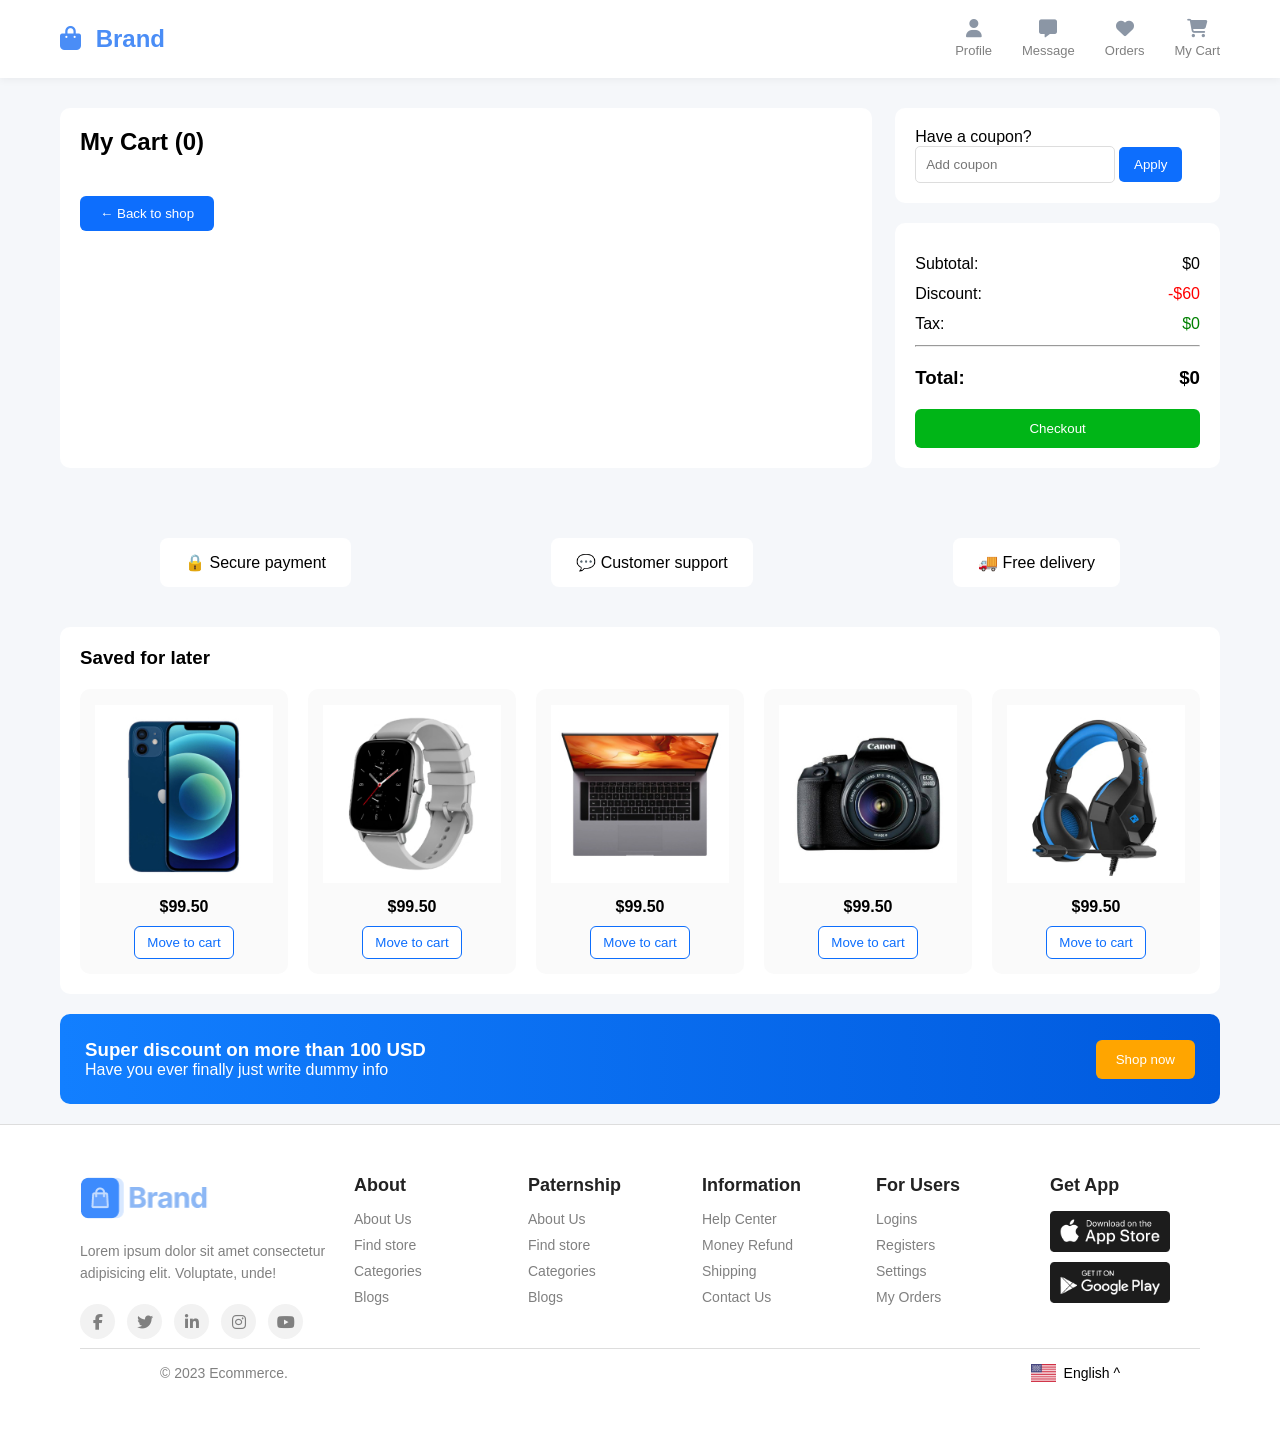
<file: cart.html>
<!DOCTYPE html>
<html lang="en">

<head>
    <title>My Cart</title>

    <link rel="stylesheet" href="https://cdnjs.cloudflare.com/ajax/libs/font-awesome/6.5.1/css/all.min.css">
    <link rel="stylesheet" href="CSS/cart.css">
    <link rel="stylesheet" href="CSS/home-page.css">
</head>

<body>

    <!-- navbar -->
    <nav class="cart-navbar">

        <!-- Logo -->
        <div class="logo">
            <h2 onclick="window.location.href='Home-page.html'">
                <i class="fa-solid fa-bag-shopping"></i> Brand
            </h2>
        </div>

        <!-- Icons -->
        <div class="nav-icons">

            <div class="nav-icon-box">
                <i class="fa-solid fa-user"></i>
                <span>Profile</span>
            </div>

            <div class="nav-icon-box">
                <i class="fa-solid fa-message"></i>
                <span>Message</span>
            </div>

            <div class="nav-icon-box">
                <i class="fa-solid fa-heart"></i>
                <span>Orders</span>
            </div>

            <div class="nav-icon-box">
                <i class="fa-solid fa-cart-shopping"></i>
                <span>My Cart</span>
            </div>

        </div>
    </nav>

    <div class="cart-page">

        <!-- LEFT -->
        <div class="cart-left">

            <h2>My Cart (<span id="cart-count">0</span>)</h2>

            <div id="cart-items-list"></div>

            <button class="back-btn" onclick="window.location.href='product-listing-page.html'">← Back to shop</button>
        </div>


        <!-- RIGHT -->
        <div class="cart-right">

            <div class="coupon-box">
                <p>Have a coupon?</p>
                <input type="text" placeholder="Add coupon">
                <button>Apply</button>
            </div>

            <div class="summary-box">
                <p>Subtotal: <span id="subtotal">$0</span></p>
                <p>Discount: <span class="red">-$60</span></p>
                <p>Tax: <span class="green" id="tax">$0</span></p>

                <hr>

                <h3>Total: <span id="total-price">$0</span></h3>

                <button id="checkout-btn">Checkout</button>
            </div>
        </div>
    </div>


    <!-- services -->
    <div class="services">
        <div>🔒 Secure payment</div>
        <div>💬 Customer support</div>
        <div>🚚 Free delivery</div>
    </div>


    <!-- saved products -->
    <div class="saved-section">
        <h3>Saved for later</h3>

        <div class="saved-products">
            <div class="saved-card">
                <img src="images/tech/mobile.jpg">
                <p>$99.50</p>
                <button>Move to cart</button>
            </div>

            <div class="saved-card">
                <img src="images/tech/watch.jpg">
                <p>$99.50</p>
                <button>Move to cart</button>
            </div>

            <div class="saved-card">
                <img src="images/tech/laptop.jpg">
                <p>$99.50</p>
                <button>Move to cart</button>
            </div>

            <div class="saved-card">
                <img src="images/tech/camera.jpg">
                <p>$99.50</p>
                <button>Move to cart</button>
            </div>
            <div class="saved-card">
                <img src="images/tech/headphone.jpg">
                <p>$99.50</p>
                <button>Move to cart</button>
            </div>
        </div>
    </div>


    <!-- discount banner -->
    <div class="discount-banner">
        <div>
            <h3>Super discount on more than 100 USD</h3>
            <p>Have you ever finally just write dummy info</p>
        </div>

        <button>Shop now</button>
    </div>

    <footer class="ftr">
        <div class="logoo">
            <img src="images/logo-colored.png" alt="">
            <p>Lorem ipsum dolor sit amet consectetur adipisicing elit. Voluptate, unde!</p>
            <div class="social-icons">
                <i class="fa-brands fa-facebook-f"></i>
                <i class="fa-brands fa-twitter"></i>
                <i class="fa-brands fa-linkedin-in"></i>
                <i class="fa-brands fa-instagram"></i>
                <i class="fa-brands fa-youtube"></i>
            </div>

        </div>
        <div class="Ftr-colm">
            <h4>About</h4>
            <ul>
                <li>About Us</li>
                <li>Find store</li>
                <li>Categories</li>
                <li>Blogs</li>
            </ul>
        </div>
        <div class="Ftr-colm">
            <h4>Paternship</h4>
            <ul>
                <li>About Us</li>
                <li>Find store</li>
                <li>Categories</li>
                <li>Blogs</li>
            </ul>
        </div>
        <div class="Ftr-colm">
            <h4>Information</h4>
            <ul>
                <li>Help Center</li>
                <li>Money Refund</li>
                <li>Shipping</li>
                <li>Contact Us</li>
            </ul>
        </div>
        <div class="Ftr-colm">
            <h4>For Users</h4>
            <ul>
                <li>Logins</li>
                <li>Registers</li>
                <li>Settings</li>
                <li>My Orders</li>
            </ul>
        </div>
        <div class="Ftr-colm1">
            <h4>Get App</h4>
            <div class="app-images">
                <img src="images/type=Appstore.png" alt="">
                <img src="images/type=Google Play.png" alt="">
            </div>
        </div>
        <div class="footer-bottom">
            <div class="text">
                <p>© 2023 Ecommerce.</p>
            </div>

            <div class="language">
                <img src="images/Property 1=US.png" alt="flag">
                <span>English ^</span>
            </div>
        </div>
    </footer>


    <script src="javascript/cart.js"></script>
    <script src="javascript/product-details.js"></script>
</body>

</html>
</file>
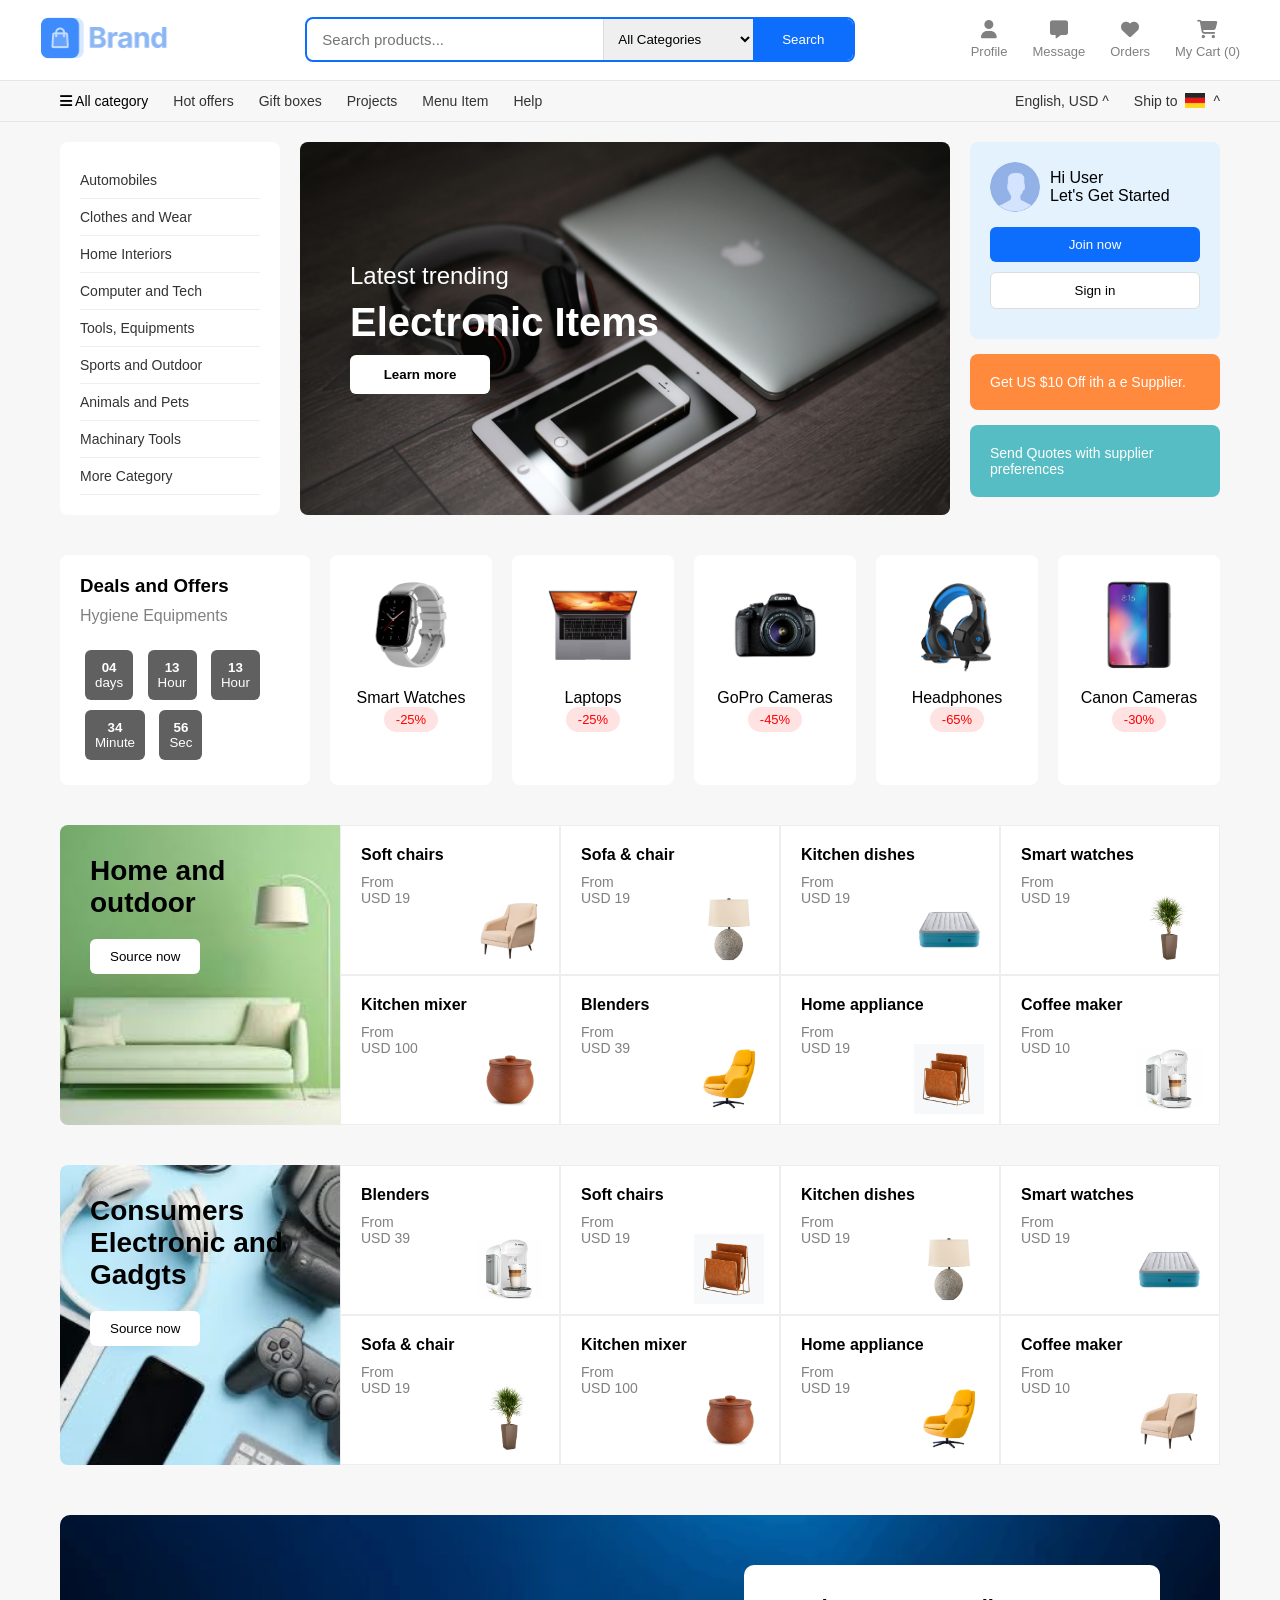
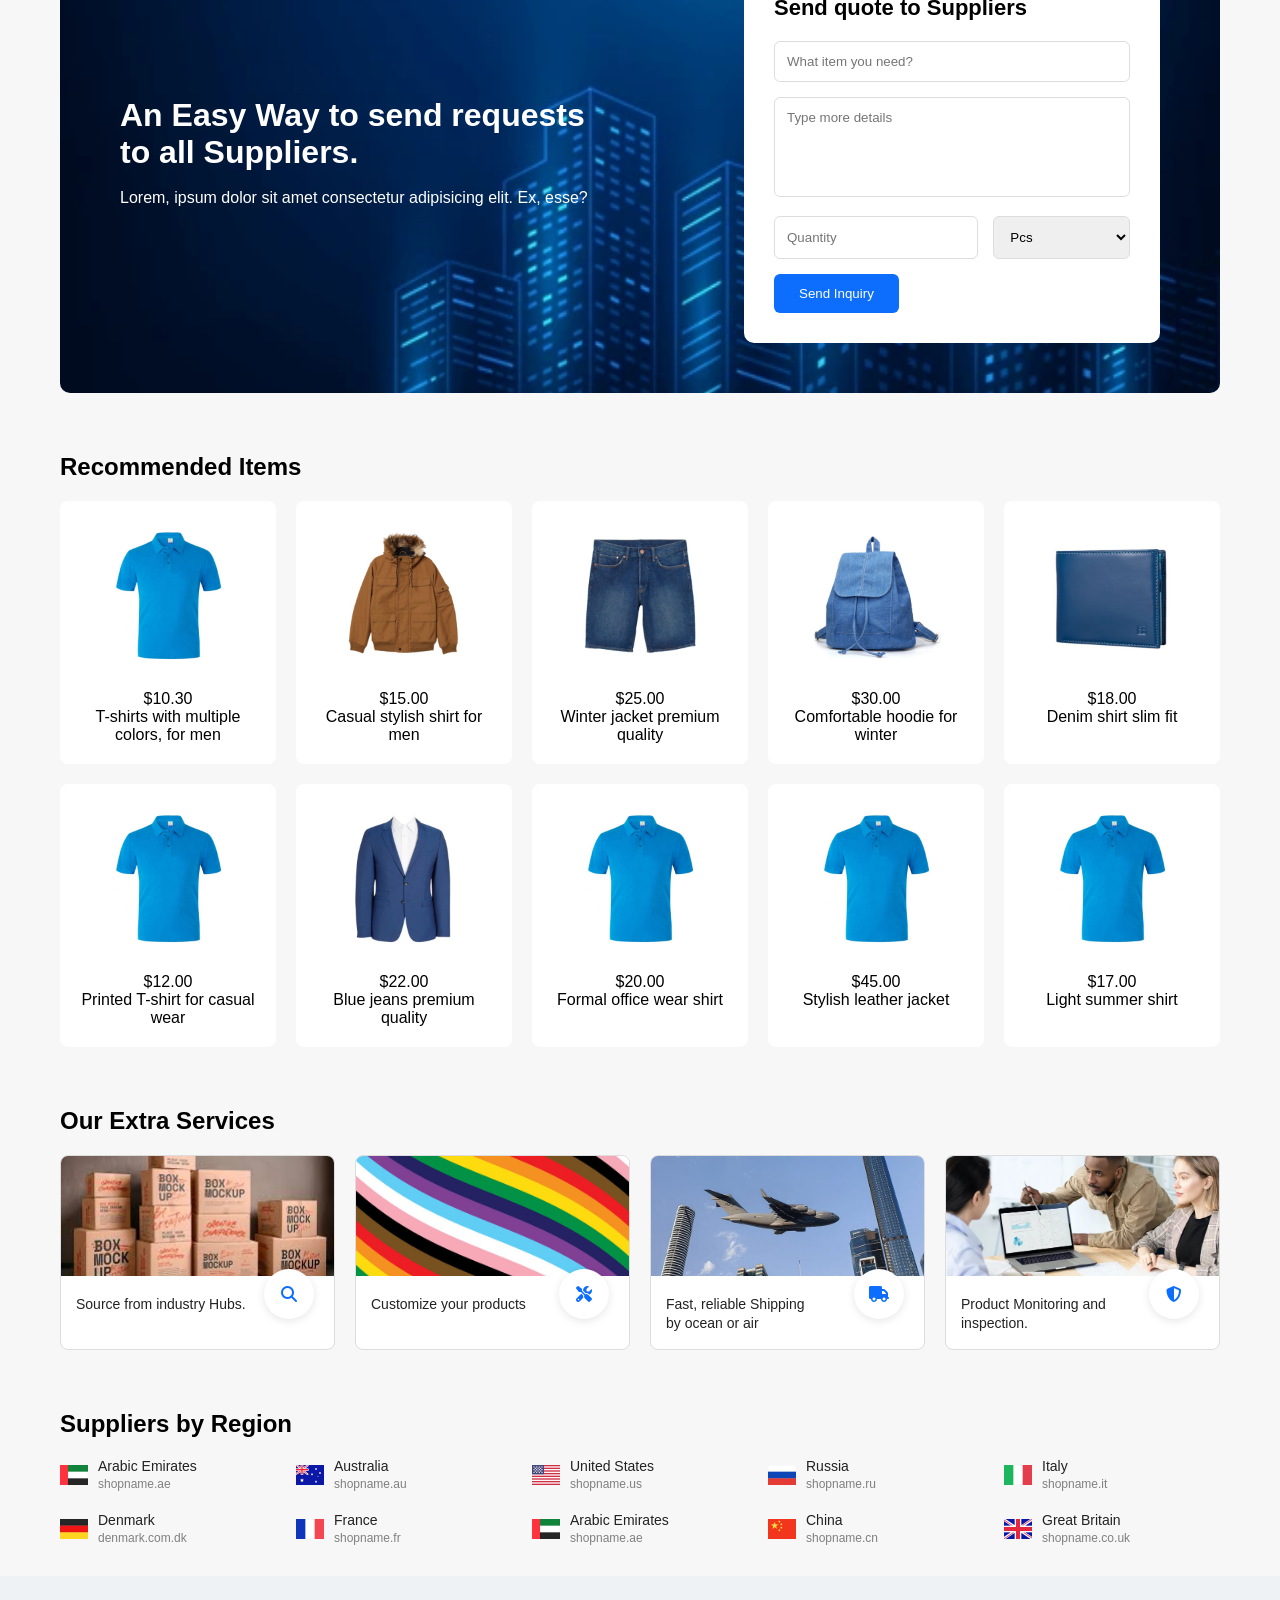
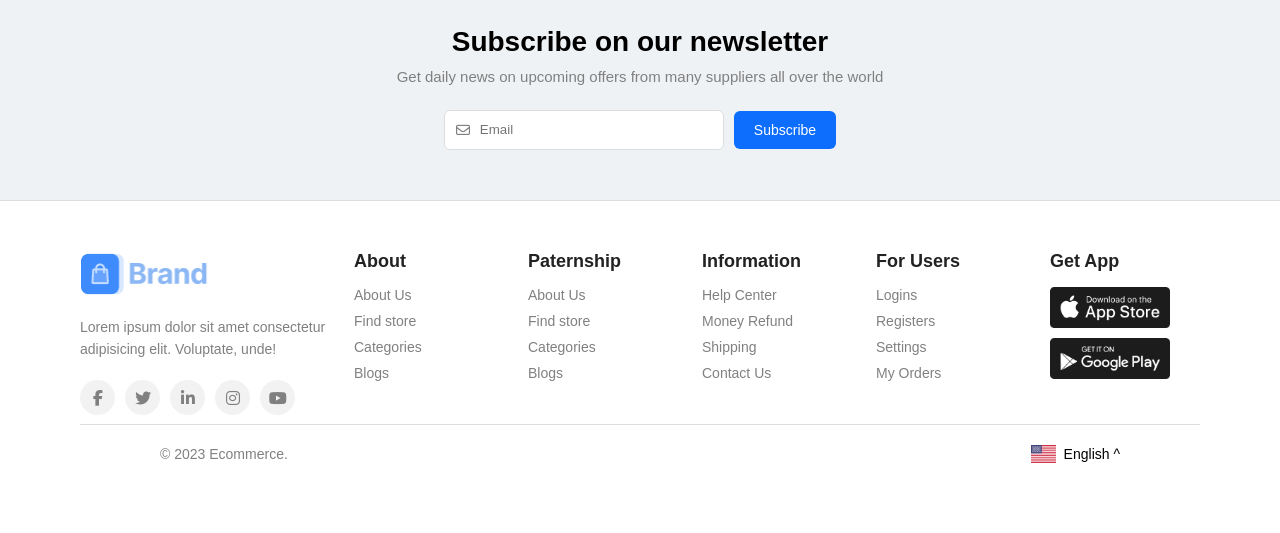
<file: home-page.html>
<!DOCTYPE html>
<html lang="en">

<head>
    <meta charset="UTF-8">
    <meta name="viewport" content="width=device-width, initial-scale=1.0">
    <title>E-Commerce Site</title>
    <link rel="stylesheet" href="https://cdnjs.cloudflare.com/ajax/libs/font-awesome/6.5.1/css/all.min.css">
    <link rel="stylesheet" href="CSS/home-page.css">
    <link rel="stylesheet" href="CSS/product-listing-page.css">
    <link rel="stylesheet" href="CSS/products-details.css">

</head>

<body>
    <!-- ********************Nabar************************* -->
    <nav class="navbar-container">
        <div class="navbar">
            <!-- logo -->
            <div class="logo">
                <a href="home-page.html">
                    <img src="images/logo-colored.png" alt="">
                </a>
            </div>
            <!-- search bar -->
            <div class="search-container">
                <input type="text" placeholder="Search products..." class="search-input">

                <select class="category-dropdown" id="categorySelect">
                    <option value="">All Categories</option>
                    <option value="mobile">Mobile</option>
                    <option value="laptop">Laptop</option>
                    <option value="headphones">Headphones</option>
                    <option value="camera">Camera</option>
                </select>

                <button class="search-btn" id="searchBtn">Search</button>
            </div>
            <!-- icons -->
            <div class="header-icons">

                <div class="icon-box">
                    <i class="fa-solid fa-user"></i>
                    <span>Profile</span>
                </div>

                <div class="icon-box">
                    <i class="fa-solid fa-message"></i>
                    <span>Message</span>
                </div>
                <div class="icon-box">
                    <i class="fa-solid fa-heart"></i>
                    <span>Orders</span>
                </div>

                <div class="icon-box" id="cart-icon">
                    <i class="fa-solid fa-cart-shopping"></i>
                    <span>My Cart (<span id="cart-count">0</span>)</span>
                </div>
            </div>
        </div>
    </nav>
    <!-- ****************** 2nd Navigtion bar for showing categories -->
    <section class="sub-navbar">
        <div class="categories-list">
            <ul>
                <li>
                    <a href="product-listing-page.html">
                        <i class="fa-solid fa-bars"></i> All category
                    </a>
                </li>
                <li>Hot offers</li>
                <li>Gift boxes</li>
                <li>Projects</li>
                <li>Menu Item</li>
                <li>Help</li>
            </ul>
        </div>
        <div class="right">
            <div class="select-lang">
                <h4>English, USD ^</h4>
            </div>
            <div class="Ship">
                <h4>Ship to</h4>
                <img src="images/a06cc39f316e46059ae904e8e3eb3ce29bd44599.png" alt="">
                <h4>^</h4>
            </div>
        </div>
    </section>
    <!-- *********************** Main Header ****************** -->
    <section class="main">
        <div class="categories-main">
            <ul>
                <li>Automobiles</li>
                <li>Clothes and Wear</li>
                <li>Home Interiors</li>
                <li>Computer and Tech</li>
                <li>Tools, Equipments</li>
                <li>Sports and Outdoor</li>
                <li>Animals and Pets</li>
                <li>Machinary Tools</li>
                <li>More Category</li>
            </ul>
        </div>
        <div class="main-pic">
            <p>Latest trending</p>
            <h3>Electronic Items</h3>
            <Button>Learn more</Button>
        </div>
        <div class="right-side-main">
            <div class="sign-in">
                <div class="user-profile">
                    <img src="images/avatar=pic1.jpg" alt="">
                    <p>Hi User <br> Let's Get Started</p>
                </div>
                <button>Join now</button>
                <button>Sign in</button>
            </div>
            <div class="text1">
                <p>Get US $10 Off ith a e Supplier.</p>
            </div>
            <div class="text2">
                <p>Send Quotes with supplier preferences</p>
            </div>


        </div>
    </section>
    <!-- **************** Deals and Offers *************** -->
    <section class="deals">
        <div class="deals-sec">
            <h3>Deals and Offers</h3>
            <p>Hygiene Equipments</p>
            <button><b>04</b><br>days</button>
            <button><b>13</b><br>Hour</button>
            <button><b>13</b><br>Hour</button>
            <button><b>34</b><br>Minute</button>
            <button><b>56</b><br>Sec</button>
        </div>
        <div class="deals-imgs">
            <div class="card">
                <img src="images/8.jpg" alt="">
                <p>Smart Watches</p>
                <p class="discount">-25%</p>
            </div>
            <div class="card">
                <img src="images/7.jpg" alt="">
                <p>Laptops</p>
                <p class="discount">-25%</p>
            </div>
            <div class="card">
                <img src="images/6.jpg" alt="">
                <p>GoPro Cameras</p>
                <p class="discount">-45%</p>
            </div>
            <div class="card">
                <img src="images/5.jpg" alt="">
                <p>Headphones</p>
                <p class="discount">-65%</p>
            </div>
            <div class="card">
                <img src="images/3.jpg" alt="">
                <p>Canon Cameras</p>
                <p class="discount">-30%</p>
            </div>
        </div>
    </section>
    <!-- ************* Home and Outdoors ************ -->
    <section class="home-outdoor">

        <!-- Left banner -->
        <div class="left-banner">
            <h2>Home and outdoor</h2>
            <button>Source now</button>
        </div>

        <!-- Right products grid -->
        <div class="product-grid">

            <div class="product-box">
                <h4>Soft chairs</h4>
                <p>From <br> USD 19</p>
                <img src="images/interior/1.jpg" alt="">
            </div>

            <div class="product-box">
                <h4>Sofa & chair</h4>
                <p>From <br> USD 19</p>
                <img src="images/interior/6.jpg" alt="">
            </div>

            <div class="product-box">
                <h4>Kitchen dishes</h4>
                <p>From <br> USD 19</p>
                <img src="images/interior/5.jpg" alt="">
            </div>

            <div class="product-box">
                <h4>Smart watches</h4>
                <p>From <br> USD 19</p>
                <img src="images/interior/4.jpg" alt="">
            </div>

            <div class="product-box">
                <h4>Kitchen mixer</h4>
                <p>From <br> USD 100</p>
                <img src="images/interior/3.jpg" alt="">
            </div>

            <div class="product-box">
                <h4>Blenders</h4>
                <p>From <br> USD 39</p>
                <img src="images/interior/2.jpg" alt="">
            </div>

            <div class="product-box">
                <h4>Home appliance</h4>
                <p>From <br> USD 19</p>
                <img src="images/interior/7.jpg" alt="">
            </div>

            <div class="product-box">
                <h4>Coffee maker</h4>
                <p>From <br> USD 10</p>
                <img src="images/interior/8.jpg" alt="">
            </div>

        </div>
    </section>
    <!-- ************* gadgets ************ -->
    <section class="home-outdoor">

        <!-- Left banner -->
        <div class="left-banner1">
            <h2>Consumers Electronic and Gadgts</h2>
            <button>Source now</button>
        </div>

        <!-- Right products grid -->
        <div class="product-grid">

            <div class="product-box">
                <h4>Blenders</h4>
                <p>From <br> USD 39</p>
                <img src="images/interior/8.jpg" alt="">
            </div>

            <div class="product-box">
                <h4>Soft chairs</h4>
                <p>From <br> USD 19</p>
                <img src="images/interior/7.jpg" alt="">
            </div>



            <div class="product-box">
                <h4>Kitchen dishes</h4>
                <p>From <br> USD 19</p>
                <img src="images/interior/6.jpg" alt="">
            </div>

            <div class="product-box">
                <h4>Smart watches</h4>
                <p>From <br> USD 19</p>
                <img src="images/interior/5.jpg" alt="">
            </div>

            <div class="product-box">
                <h4>Sofa & chair</h4>
                <p>From <br> USD 19</p>
                <img src="images/interior/4.jpg" alt="">
            </div>

            <div class="product-box">
                <h4>Kitchen mixer</h4>
                <p>From <br> USD 100</p>
                <img src="images/interior/3.jpg" alt="">
            </div>



            <div class="product-box">
                <h4>Home appliance</h4>
                <p>From <br> USD 19</p>
                <img src="images/interior/2.jpg" alt="">
            </div>

            <div class="product-box">
                <h4>Coffee maker</h4>
                <p>From <br> USD 10</p>
                <img src="images/interior/1.jpg" alt="">
            </div>

        </div>
    </section>
    <!-- send quote section -->
    <section class="send-quote">
        <div class="left-quote">
            <h3>An Easy Way to send requests to all Suppliers. </h3>
            <p>Lorem, ipsum dolor sit amet consectetur adipisicing elit. Ex, esse?</p>

        </div>
        <div class="right-quote">
            <div class="quote">
                <h4>Send quote to Suppliers</h4>
                <input type="text" placeholder="What item you need?">
                <textarea placeholder="Type more details"></textarea>
                <div class="quantity-row">
                    <input type="text" placeholder="Quantity">

                    <select>
                        <option>Pcs</option>
                        <option>Kg</option>
                        <option>Box</option>
                    </select>
                </div>
                <button>Send Inquiry</button>

            </div>
        </div>
    </section>
    <section class="recommendedproducts">
        <h3 class="Recommended">Recommended Items</h3>

        <div class="products1">

            <!-- Product 1 -->
            <div class="cards" data-id="1" data-name="T-shirt Multi Color" data-price="10.30"
                data-image="images/cloth/2.jpg">
                <img src="images/cloth/2.jpg" alt="">
                <p class="price">$10.30</p>
                <p class="info">T-shirts with multiple colors, for men</p>
            </div>

            <!-- Product 2 -->
            <div class="cards" data-id="2" data-name="Casual Shirt" data-price="15.00" data-image="images/cloth/3.jpg">
                <img src="images/cloth/3.jpg" alt="">
                <p class="price">$15.00</p>
                <p class="info">Casual stylish shirt for men</p>
            </div>

            <!-- Product 3 -->
            <div class="cards" data-id="3" data-name="Men Jacket" data-price="25.00" data-image="images/cloth/4.jpg">
                <img src="images/cloth/4.jpg" alt="">
                <p class="price">$25.00</p>
                <p class="info">Winter jacket premium quality</p>
            </div>

            <!-- Product 4 -->
            <div class="cards" data-id="4" data-name="Fashion Hoodie" data-price="30.00"
                data-image="images/cloth/5.jpg">
                <img src="images/cloth/5.jpg" alt="">
                <p class="price">$30.00</p>
                <p class="info">Comfortable hoodie for winter</p>
            </div>

            <!-- Product 5 -->
            <div class="cards" data-id="5" data-name="Denim Shirt" data-price="18.00" data-image="images/cloth/6.jpg">
                <img src="images/cloth/6.jpg" alt="">
                <p class="price">$18.00</p>
                <p class="info">Denim shirt slim fit</p>
            </div>

            <!-- Product 6 -->
            <div class="cards" data-id="6" data-name="Printed T-shirt" data-price="12.00"
                data-image="images/cloth/2.jpg">
                <img src="images/cloth/2.jpg" alt="">
                <p class="price">$12.00</p>
                <p class="info">Printed T-shirt for casual wear</p>
            </div>

            <!-- Product 7 -->
            <div class="cards" data-id="7" data-name="Blue Jeans" data-price="22.00" data-image="images/cloth/7.jpg">
                <img src="images/cloth/7.jpg" alt="">
                <p class="price">$22.00</p>
                <p class="info">Blue jeans premium quality</p>
            </div>

            <!-- Product 8 -->
            <div class="cards" data-id="8" data-name="Formal Shirt" data-price="20.00" data-image="images/cloth/2.jpg">
                <img src="images/cloth/2.jpg" alt="">
                <p class="price">$20.00</p>
                <p class="info">Formal office wear shirt</p>
            </div>

            <!-- Product 9 -->
            <div class="cards" data-id="9" data-name="Leather Jacket" data-price="45.00"
                data-image="images/cloth/2.jpg">
                <img src="images/cloth/2.jpg" alt="">
                <p class="price">$45.00</p>
                <p class="info">Stylish leather jacket</p>
            </div>

            <!-- Product 10 -->
            <div class="cards" data-id="10" data-name="Summer Shirt" data-price="17.00" data-image="images/cloth/2.jpg">
                <img src="images/cloth/2.jpg" alt="">
                <p class="price">$17.00</p>
                <p class="info">Light summer shirt</p>
            </div>


        </div>
    </section>
    <!-- ****************  Our Extra Services ********** -->
    <section class="extra-services">
        <h3 class="services-txt">Our Extra Services</h3>
        <div class="services-cards">
            <div class="services-card">
                <img src="images/box-extra-services.jpg" alt="">
                <i class="fa-solid fa-search"></i>
                <p>Source from industry Hubs.</p>
            </div>
            <div class="services-card">
                <img src="images/colorful.jpg" alt="">
                <i class="fa-solid fa-screwdriver-wrench"></i>
                <p>Customize your products</p>
            </div>
            <div class="services-card">
                <img src="images/plane.jpg" alt="">
                <i class="fa-solid fa-truck"></i>
                <p>Fast, reliable Shipping <br> by ocean or air</p>
            </div>
            <div class="services-card">
                <img src="images/business-management-team.webp" alt="">
                <i class="fa-solid fa-shield-halved"></i>
                <p>Product Monitoring and <br>inspection.</p>
            </div>
        </div>
    </section>
    <!-- ******************** Suppliers by regions *************** -->
    <!-- **************** Suppliers by regions *************** -->
    <section class="suppliers-section">
        <h3 class="services-txt">Suppliers by Region</h3>

        <div class="supplies">

            <!-- 1 -->
            <div class="region">
                <img src="images/flags/Property 1=AE.png" alt="">
                <div class="region-txt">
                    <p>Arabic Emirates</p>
                    <span>shopname.ae</span>
                </div>
            </div>

            <!-- 2 -->
            <div class="region">
                <img src="images/flags/Property 1=AU.png" alt="">
                <div class="region-txt">
                    <p>Australia</p>
                    <span>shopname.au</span>
                </div>
            </div>

            <!-- 3 -->
            <div class="region">
                <img src="images/flags/Property 1=US.png" alt="">
                <div class="region-txt">
                    <p>United States</p>
                    <span>shopname.us</span>
                </div>
            </div>

            <!-- 4 -->
            <div class="region">
                <img src="images/flags/Property 1=RU.png" alt="">
                <div class="region-txt">
                    <p>Russia</p>
                    <span>shopname.ru</span>
                </div>
            </div>

            <!-- 5 -->
            <div class="region">
                <img src="images/flags/Property 1=IT.png" alt="">
                <div class="region-txt">
                    <p>Italy</p>
                    <span>shopname.it</span>
                </div>
            </div>

            <!-- 6 -->
            <div class="region">
                <img src="images/flags/Property 1=DE.png" alt="">
                <div class="region-txt">
                    <p>Denmark</p>
                    <span>denmark.com.dk</span>
                </div>
            </div>

            <!-- 7 -->
            <div class="region">
                <img src="images/flags/Property 1=FR.png" alt="">
                <div class="region-txt">
                    <p>France</p>
                    <span>shopname.fr</span>
                </div>
            </div>

            <!-- 8 -->
            <div class="region">
                <img src="images/flags/Property 1=AE.png" alt="">
                <div class="region-txt">
                    <p>Arabic Emirates</p>
                    <span>shopname.ae</span>
                </div>
            </div>

            <!-- 9 -->
            <div class="region">
                <img src="images/flags/Property 1=CN.png" alt="">
                <div class="region-txt">
                    <p>China</p>
                    <span>shopname.cn</span>
                </div>
            </div>

            <!-- 10 -->
            <div class="region">
                <img src="images/flags/Property 1=GB.png" alt="">
                <div class="region-txt">
                    <p>Great Britain</p>
                    <span>shopname.co.uk</span>
                </div>
            </div>

        </div>
    </section>
    <!--******** ****************** subscribe******************-->
    <section class="subscribe-sec">
        <h3>Subscribe on our newsletter</h3>
        <p>Get daily news on upcoming offers from many suppliers all over the world</p>

        <div class="mail">
            <div class="email-box">
                <i class="fa-regular fa-envelope"></i>
                <input type="email" placeholder="Email">
            </div>

            <button class="subscribe-btn">Subscribe</button>
        </div>
    </section>
    <!--******** ****************** Foooter ******************-->
    <footer class="ftr">
        <div class="logoo">
            <img src="images/logo-colored.png" alt="">
            <p>Lorem ipsum dolor sit amet consectetur adipisicing elit. Voluptate, unde!</p>
            <div class="social-icons">
                <i class="fa-brands fa-facebook-f"></i>
                <i class="fa-brands fa-twitter"></i>
                <i class="fa-brands fa-linkedin-in"></i>
                <i class="fa-brands fa-instagram"></i>
                <i class="fa-brands fa-youtube"></i>
            </div>

        </div>
        <div class="Ftr-colm">
            <h4>About</h4>
            <ul>
                <li>About Us</li>
                <li>Find store</li>
                <li>Categories</li>
                <li>Blogs</li>
            </ul>
        </div>
        <div class="Ftr-colm">
            <h4>Paternship</h4>
            <ul>
                <li>About Us</li>
                <li>Find store</li>
                <li>Categories</li>
                <li>Blogs</li>
            </ul>
        </div>
        <div class="Ftr-colm">
            <h4>Information</h4>
            <ul>
                <li>Help Center</li>
                <li>Money Refund</li>
                <li>Shipping</li>
                <li>Contact Us</li>
            </ul>
        </div>
        <div class="Ftr-colm">
            <h4>For Users</h4>
            <ul>
                <li>Logins</li>
                <li>Registers</li>
                <li>Settings</li>
                <li>My Orders</li>
            </ul>
        </div>
        <div class="Ftr-colm1">
            <h4>Get App</h4>
            <div class="app-images">
                <img src="images/type=Appstore.png" alt="">
                <img src="images/type=Google Play.png" alt="">
            </div>
        </div>
        <div class="footer-bottom">
            <div class="text">
                <p>© 2023 Ecommerce.</p>
            </div>

            <div class="language">
                <img src="images/Property 1=US.png" alt="flag">
                <span>English ^</span>
            </div>
        </div>
    </footer>
    <script src="javascript/script.js"></script>
    <script src="javascript/product-details.js"></script>
</body>

</html>
</file>
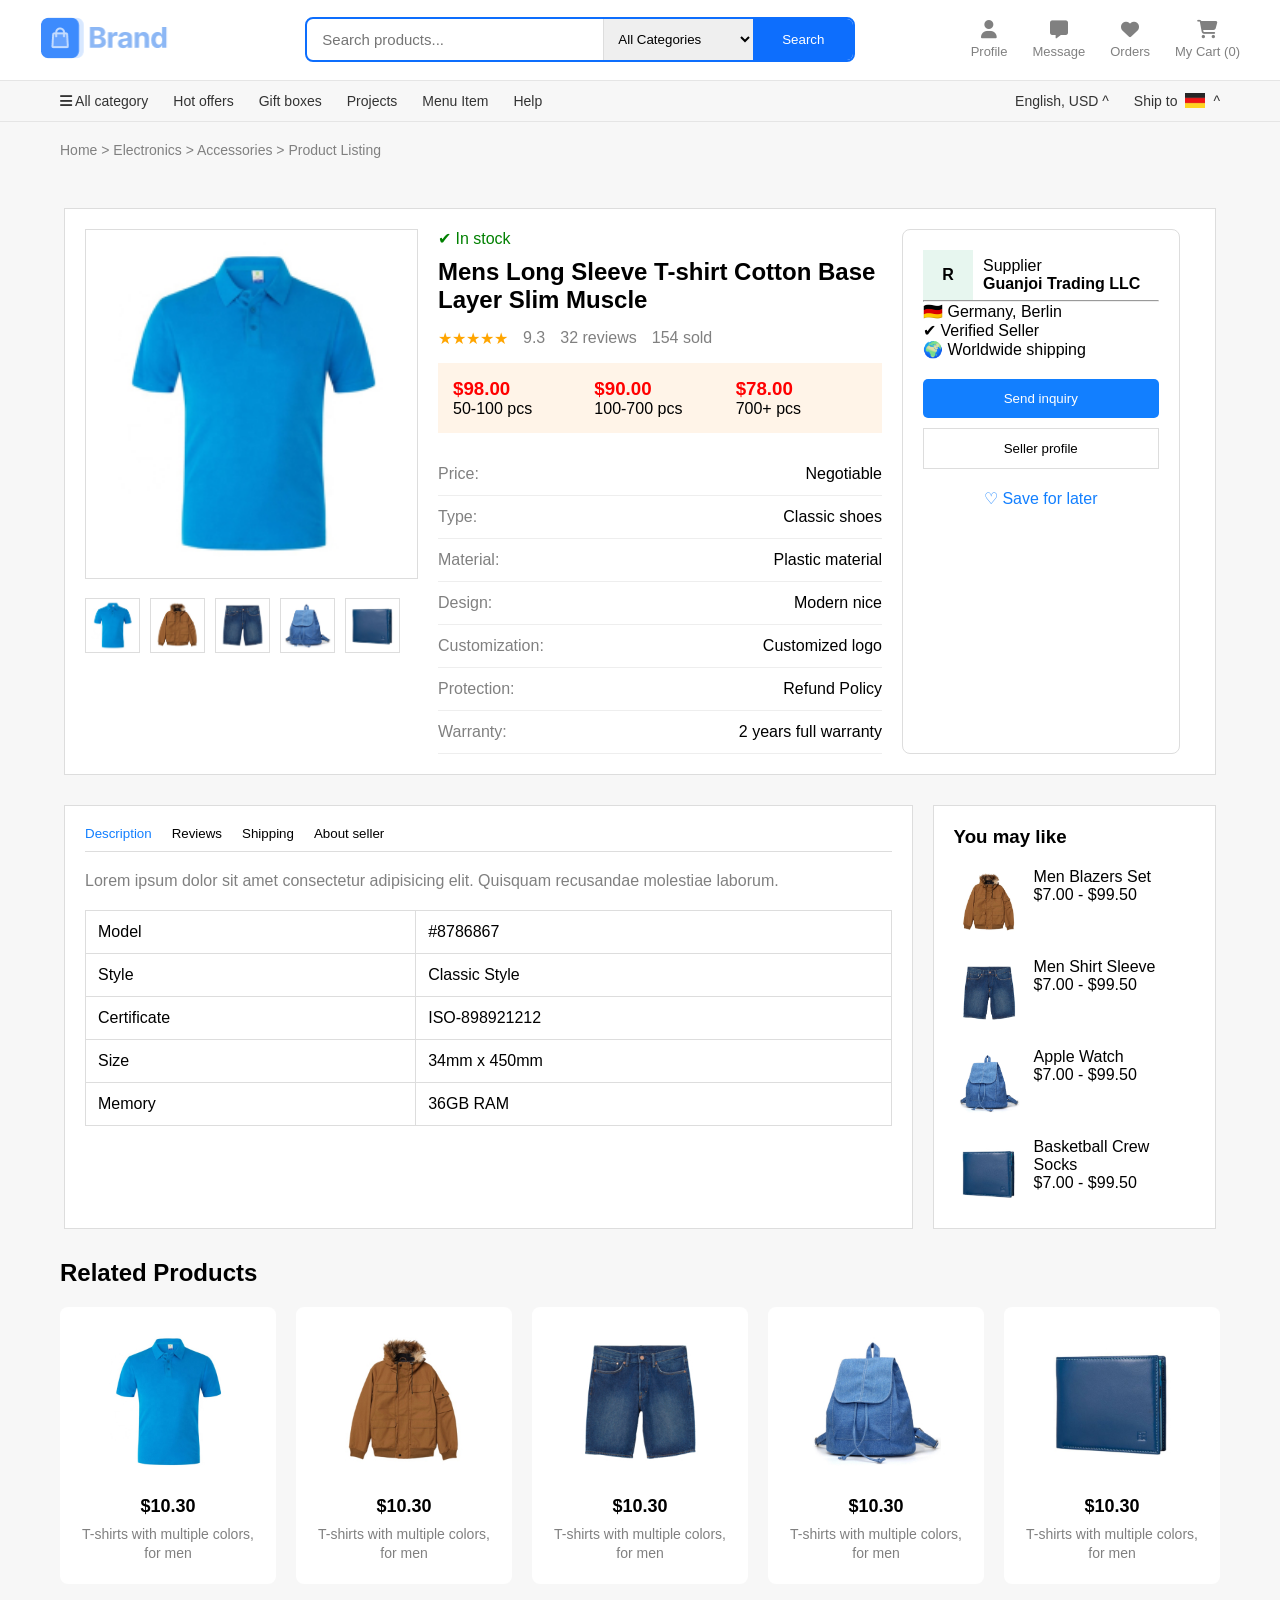
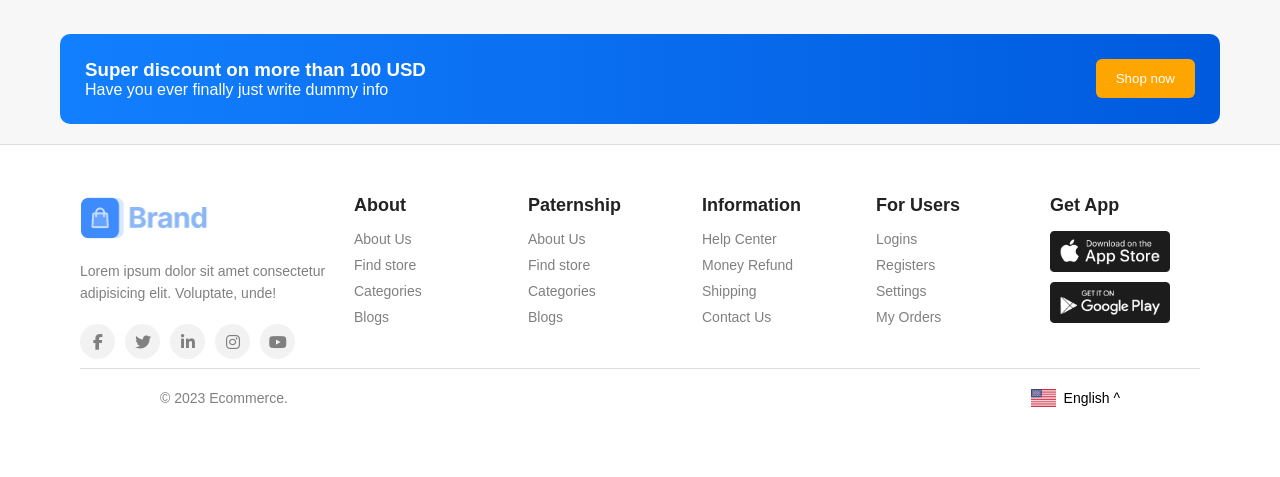
<file: product-details.html>
<!DOCTYPE html>
<html lang="en">

<head>
    <meta charset="UTF-8">
    <meta name="viewport" content="width=device-width, initial-scale=1.0">
    <title>Product-details-Page</title>
    <link rel="stylesheet" href="CSS/home-page.css">
    <link rel="stylesheet" href="CSS/cart.css">
    <link rel="stylesheet" href="CSS/product-listing-page.css">
    <link rel="stylesheet" href="https://cdnjs.cloudflare.com/ajax/libs/font-awesome/6.5.1/css/all.min.css">
    <link rel="stylesheet" href="CSS/products-details.css">
</head>

<body>
    <!-- ********************Nabar************************* -->
    <nav class="navbar-container">
        <div class="navbar">
            <!-- logo -->
            <div class="logo">
                <img src="images/logo-colored.png" alt="">
            </div>
            <!-- search bar -->
            <div class="search-container">
                <input type="text" placeholder="Search products..." class="search-input">

                <select class="category-dropdown">
                    <option>All Categories</option>
                    <option>Electronics</option>
                    <option>Clothing</option>
                    <option>Books</option>
                </select>
                <button class="search-btn">Search</button>
            </div>
            <!-- icons -->
            <div class="header-icons">

                <div class="icon-box">
                    <i class="fa-solid fa-user"></i>
                    <span>Profile</span>
                </div>

                <div class="icon-box">
                    <i class="fa-solid fa-message"></i>
                    <span>Message</span>
                </div>
                <div class="icon-box">
                    <i class="fa-solid fa-heart"></i>
                    <span>Orders</span>
                </div>

                <div class="icon-box" id="cart-icon">
                    <i class="fa-solid fa-cart-shopping"></i>
                    <span>My Cart (<span id="cart-count">0</span>)</span>
                </div>
            </div>
        </div>
    </nav>
    <!-- ****************** 2nd Navigtion bar for showing categories -->
    <section class="sub-navbar">
        <div class="categories-list">
            <ul>
                <li><i class="fa-solid fa-bars"></i> All category</li>
                <li>Hot offers</li>
                <li>Gift boxes</li>
                <li>Projects</li>
                <li>Menu Item</li>
                <li>Help</li>
            </ul>
        </div>
        <div class="right">
            <div class="select-lang">
                <h4>English, USD ^</h4>
            </div>
            <div class="Ship">
                <h4>Ship to</h4>
                <img src="images/a06cc39f316e46059ae904e8e3eb3ce29bd44599.png" alt="">
                <h4>^</h4>
            </div>
        </div>
    </section>

    <!-- ======================== BREADCRUMB ======================== -->
    <div class="breadcrumb">
        Home > Electronics > Accessories > Product Listing
    </div>


    <section class="product-details-wrapper">

        <!-- LEFT PRODUCT IMAGES -->
        <div class="product-gallery">
            <div class="main-image">
                <!-- ID added here -->
                <img id="product-image" src="images/cloth/2.jpg" alt="">
            </div>

            <div class="thumbnail-images">
                <img src="images/cloth/2.jpg" alt="">
                <img src="images/cloth/3.jpg" alt="">
                <img src="images/cloth/4.jpg" alt="">
                <img src="images/cloth/5.jpg" alt="">
                <img src="images/cloth/6.jpg" alt="">
            </div>
        </div>


        <!-- CENTER PRODUCT INFO -->
        <div class="product-main-info">
            <p class="stock">✔ In stock</p>

            <!-- ID added here -->
            <h2 id="product-name">
                Mens Long Sleeve T-shirt Cotton Base Layer Slim Muscle
            </h2>

            <div class="review-row">
                <span class="stars">★★★★★</span>
                <span>9.3</span>
                <span>32 reviews</span>
                <span>154 sold</span>
            </div>

            <div class="price-section">

                <div class="price-box active">
                    <!-- ID added here -->
                    <h3 id="product-price">$98.00</h3>
                    <p>50-100 pcs</p>
                </div>

                <div class="price-box">
                    <h3>$90.00</h3>
                    <p>100-700 pcs</p>
                </div>

                <div class="price-box">
                    <h3>$78.00</h3>
                    <p>700+ pcs</p>
                </div>
            </div>

            <div class="product-specs">
                <div><span>Price:</span> Negotiable</div>
                <div><span>Type:</span> Classic shoes</div>
                <div><span>Material:</span> Plastic material</div>
                <div><span>Design:</span> Modern nice</div>
                <div><span>Customization:</span> Customized logo</div>
                <div><span>Protection:</span> Refund Policy</div>
                <div><span>Warranty:</span> 2 years full warranty</div>
            </div>
        </div>


        <!-- RIGHT SUPPLIER BOX -->
        <div class="supplier-card">
            <div class="supplier-header">
                <div class="supplier-logo">R</div>
                <div>
                    <p>Supplier</p>
                    <h4>Guanjoi Trading LLC</h4>
                </div>
            </div>

            <hr>

            <p>🇩🇪 Germany, Berlin</p>
            <p>✔ Verified Seller</p>
            <p>🌍 Worldwide shipping</p>

            <button class="send-btn">Send inquiry</button>
            <button class="profile-btn">Seller profile</button>

            <p class="save-later">♡ Save for later</p>
        </div>
    </section>


    <!-- DESCRIPTION + RIGHT SIDEBAR -->
    <section class="bottom-details-section">

        <!-- LEFT -->
        <div class="description-box">
            <div class="tabs">
                <button class="active-tab">Description</button>
                <button>Reviews</button>
                <button>Shipping</button>
                <button>About seller</button>
            </div>

            <!-- ID added here -->
            <p class="description-text" id="product-description">
                Lorem ipsum dolor sit amet consectetur adipisicing elit.
                Quisquam recusandae molestiae laborum.
            </p>

            <table>
                <tr>
                    <td>Model</td>
                    <td>#8786867</td>
                </tr>

                <tr>
                    <td>Style</td>
                    <td>Classic Style</td>
                </tr>

                <tr>
                    <td>Certificate</td>
                    <td>ISO-898921212</td>
                </tr>

                <tr>
                    <td>Size</td>
                    <td>34mm x 450mm</td>
                </tr>

                <tr>
                    <td>Memory</td>
                    <td>36GB RAM</td>
                </tr>
            </table>
        </div>


        <!-- RIGHT -->
        <div class="you-may-like-box">
            <h3>You may like</h3>

            <div class="like-product">
                <img src="images/cloth/3.jpg">
                <div>
                    <p>Men Blazers Set</p>
                    <span>$7.00 - $99.50</span>
                </div>
            </div>

            <div class="like-product">
                <img src="images/cloth/4.jpg">
                <div>
                    <p>Men Shirt Sleeve</p>
                    <span>$7.00 - $99.50</span>
                </div>
            </div>

            <div class="like-product">
                <img src="images/cloth/5.jpg">
                <div>
                    <p>Apple Watch</p>
                    <span>$7.00 - $99.50</span>
                </div>
            </div>

            <div class="like-product">
                <img src="images/cloth/6.jpg">
                <div>
                    <p>Basketball Crew Socks</p>
                    <span>$7.00 - $99.50</span>
                </div>
            </div>
        </div>

    </section>
    <!-- RElated products -->
    <section class="recommendedproducts">
        <h3 class="Recommended">Related Products</h3>
        <div class="products1">
            <div class="cards">
                <img id="product-image" src="images/cloth/2.jpg" alt="">
                <p id="price">$10.30</p>
                <p id="info">T-shirts with multiple colors, for men</p>
            </div>
            <div class="cards">
                <img src="images/cloth/3.jpg" alt="">
                <p id="price">$10.30</p>
                <p id="info">T-shirts with multiple colors, for men</p>
            </div>
            <div class="cards">
                <img src="images/cloth/4.jpg" alt="">
                <p id="price">$10.30</p>
                <p id="info">T-shirts with multiple colors, for men</p>
            </div>
            <div class="cards">
                <img src="images/cloth/5.jpg" alt="">
                <p id="price">$10.30</p>
                <p id="info">T-shirts with multiple colors, for men</p>
            </div>
            <div class="cards">
                <img src="images/cloth/6.jpg" alt="">
                <p id="price">$10.30</p>
                <p id="info">T-shirts with multiple colors, for men</p>
            </div>
        </div>
    </section>

    <!-- discount banner -->
    <div class="discount-banner">
        <div>
            <h3>Super discount on more than 100 USD</h3>
            <p>Have you ever finally just write dummy info</p>
        </div>

        <button>Shop now</button>
    </div>
    <!--******** ****************** Foooter ******************-->
    <footer class="ftr">
        <div class="logoo">
            <a href="home-page.html">
                <img src="images/logo-colored.png" alt="">
            </a>
            <p>Lorem ipsum dolor sit amet consectetur adipisicing elit. Voluptate, unde!</p>
            <div class="social-icons">
                <i class="fa-brands fa-facebook-f"></i>
                <i class="fa-brands fa-twitter"></i>
                <i class="fa-brands fa-linkedin-in"></i>
                <i class="fa-brands fa-instagram"></i>
                <i class="fa-brands fa-youtube"></i>
            </div>

        </div>
        <div class="Ftr-colm">
            <h4>About</h4>
            <ul>
                <li>About Us</li>
                <li>Find store</li>
                <li>Categories</li>
                <li>Blogs</li>
            </ul>
        </div>
        <div class="Ftr-colm">
            <h4>Paternship</h4>
            <ul>
                <li>About Us</li>
                <li>Find store</li>
                <li>Categories</li>
                <li>Blogs</li>
            </ul>
        </div>
        <div class="Ftr-colm">
            <h4>Information</h4>
            <ul>
                <li>Help Center</li>
                <li>Money Refund</li>
                <li>Shipping</li>
                <li>Contact Us</li>
            </ul>
        </div>
        <div class="Ftr-colm">
            <h4>For Users</h4>
            <ul>
                <li>Logins</li>
                <li>Registers</li>
                <li>Settings</li>
                <li>My Orders</li>
            </ul>
        </div>
        <div class="Ftr-colm1">
            <h4>Get App</h4>
            <div class="app-images">
                <img src="images/type=Appstore.png" alt="">
                <img src="images/type=Google Play.png" alt="">
            </div>
        </div>
        <div class="footer-bottom">
            <div class="text">
                <p>© 2023 Ecommerce.</p>
            </div>

            <div class="language">
                <img src="images/Property 1=US.png" alt="flag">
                <span>English ^</span>
            </div>
        </div>
    </footer>
    <script src="javascript/script.js"></script>
    <script src="javascript/product-details.js"></script>
</body>

</html>
</file>
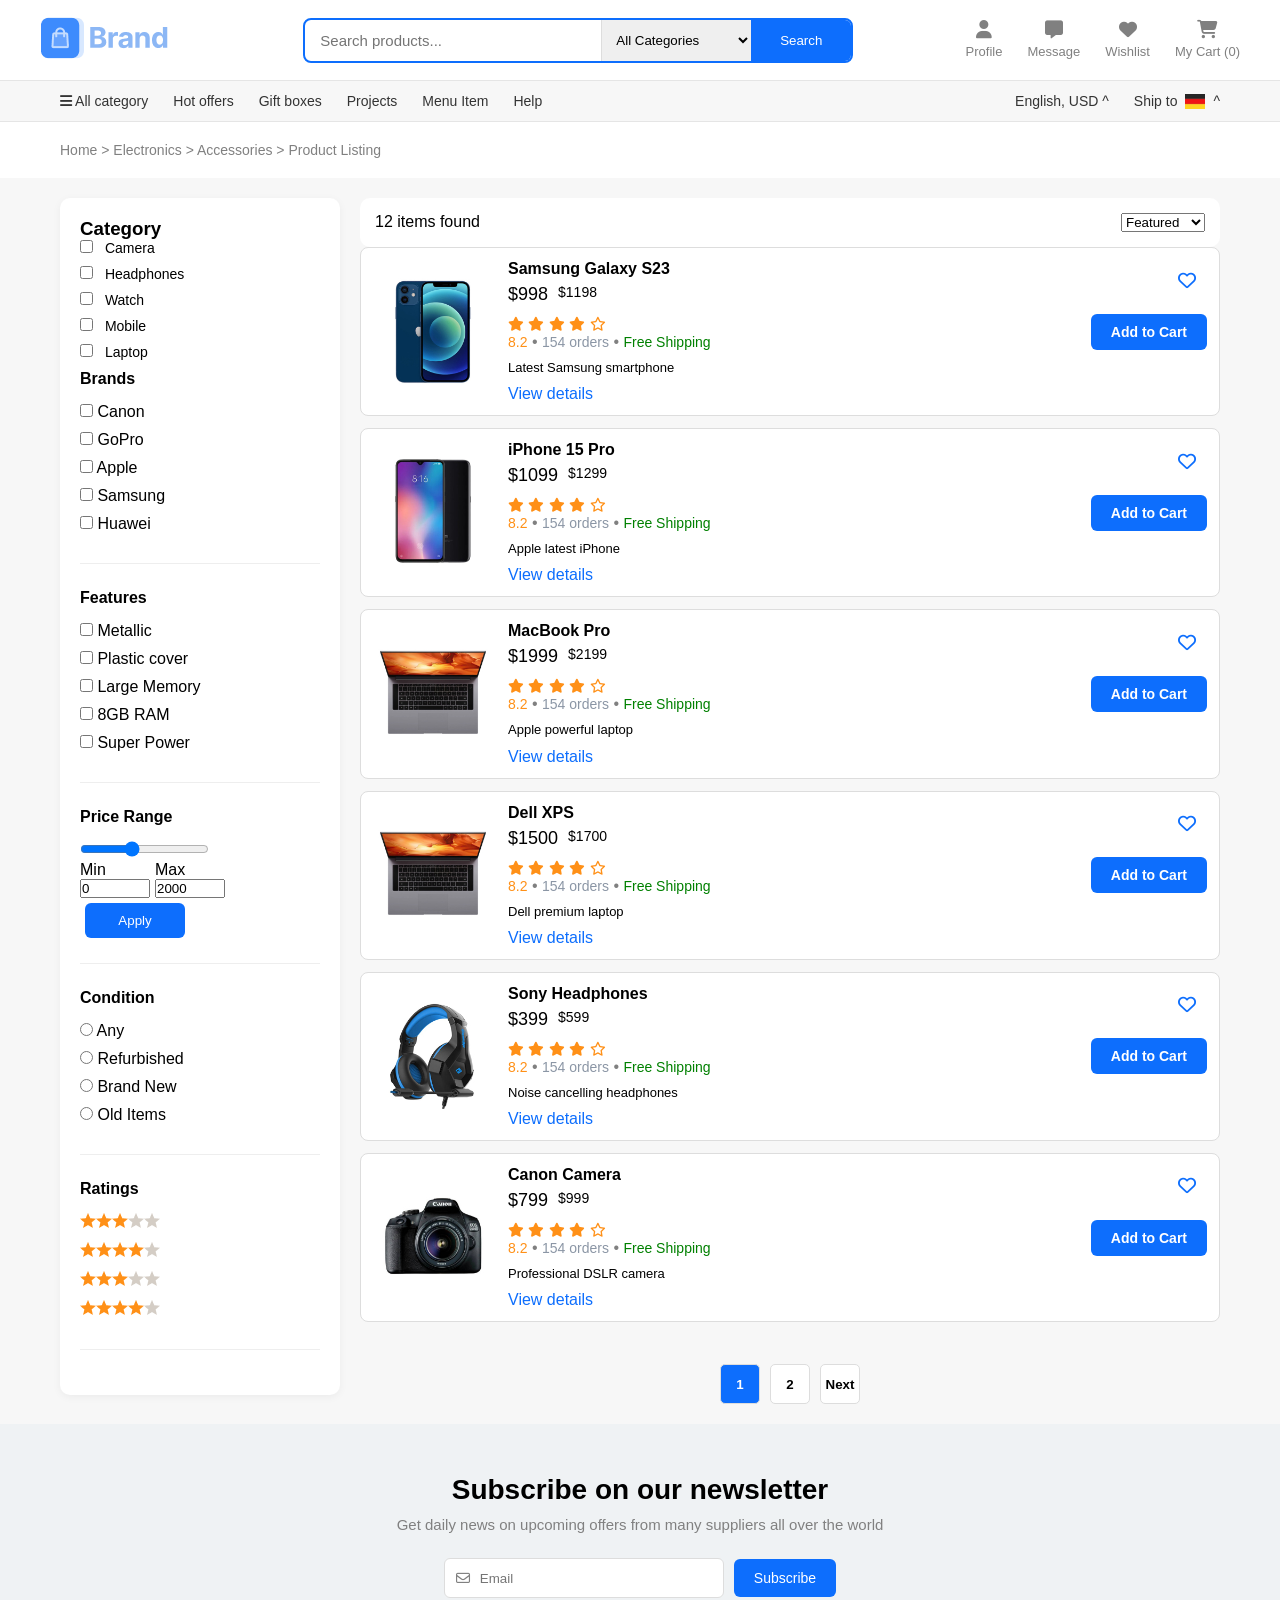
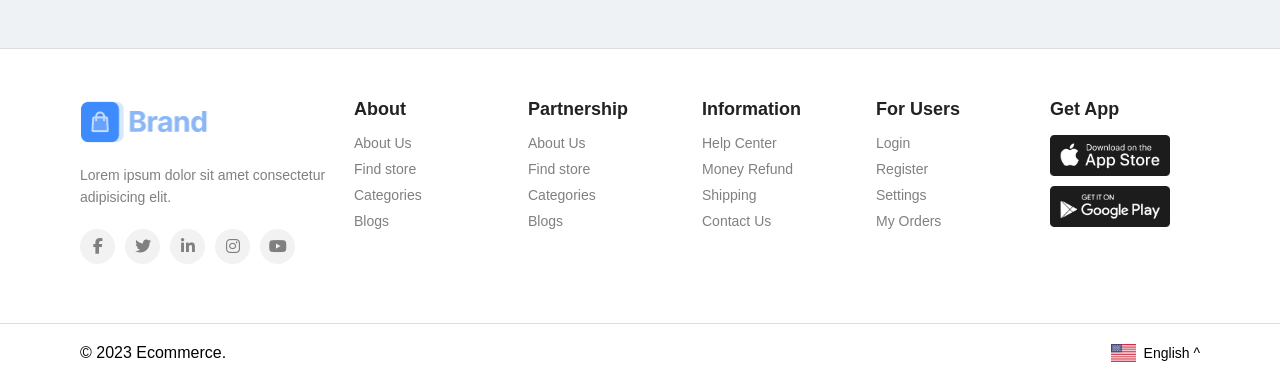
<file: product-listing-page.html>
<!DOCTYPE html>
<html lang="en">

<head>
    <meta charset="UTF-8">
    <meta name="viewport" content="width=device-width, initial-scale=1.0">
    <title>E-Commerce Site | Product Listing</title>
    <link rel="stylesheet" href="https://cdnjs.cloudflare.com/ajax/libs/font-awesome/6.5.1/css/all.min.css">
    <link rel="stylesheet" href="CSS/home-page.css">
    <link rel="stylesheet" href="CSS/product-listing-page.css">
</head>

<body>

    <!-- ======================== NAVBAR ======================== -->
    <nav class="navbar-container">
        <div class="navbar">
            <!-- Logo -->
           <a href="home-page.html">
                <img src="images/logo-colored.png" alt="">
            </a>

            <!-- Search Container with dropdown and button -->
            <div class="search-container">
                <input type="text" id="search-input" placeholder="Search products..." class="search-input">
                <select id="category-dropdown" class="category-dropdown">
                    <option value="all">All Categories</option>
                    <option value="camera">Camera</option>
                    <option value="headphones">Headphones</option>
                    <option value="watch">Watch</option>
                    <option value="laptop">Laptop</option>
                </select>
                <button id="search-btn" class="search-btn">Search</button>
            </div>

            <!-- Header Icons -->
            <div class="header-icons">
                <div class="icon-box"><i class="fa-solid fa-user"></i><span>Profile</span></div>
                <div class="icon-box"><i class="fa-solid fa-message"></i><span>Message</span></div>
                <div class="icon-box"><i class="fa-solid fa-heart"></i><span>Wishlist</span></div>
                <div class="icon-box" id="cart-icon">
                    <i class="fa-solid fa-cart-shopping"></i>
                    <span>My Cart (<span id="cart-count">0</span>)</span>
                </div>
            </div>
        </div>
    </nav>

    <!-- ======================== SUB-NAVBAR (Categories) ======================== -->
    <section class="sub-navbar">
        <div class="categories-list">
            <ul>
                <li><i class="fa-solid fa-bars"></i> All category</li>
                <li>Hot offers</li>
                <li>Gift boxes</li>
                <li>Projects</li>
                <li>Menu Item</li>
                <li>Help</li>
            </ul>
        </div>
        <div class="right">
            <div class="select-lang">
                <h4>English, USD ^</h4>
            </div>
            <div class="Ship">
                <h4>Ship to</h4>
                <img src="images/a06cc39f316e46059ae904e8e3eb3ce29bd44599.png" alt="flag">
                <h4>^</h4>
            </div>
        </div>
    </section>

    <!-- ======================== BREADCRUMB ======================== -->
    <div class="breadcrumb">
        Home > Electronics > Accessories > Product Listing
    </div>

    <!-- ======================== MAIN PRODUCT LISTING SECTION ======================== -->
    <section class="product-listing-page">
        <!-- LEFT SIDEBAR FILTERS -->
        <div class="filter-sidebar">
            <!-- Category Filters -->
            <div class="sidebar-filter">
                <h3>Category</h3>
                <label><input type="checkbox" class="filter-checkbox" value="camera"> Camera</label>
                <label><input type="checkbox" class="filter-checkbox" value="headphones"> Headphones</label>
                <label><input type="checkbox" class="filter-checkbox" value="watch"> Watch</label>
                <label><input type="checkbox" class="filter-checkbox" value="mobile"> Mobile</label>
                <label><input type="checkbox" class="filter-checkbox" value="laptop"> Laptop</label>
            </div>

            <!-- Brands Filter -->
            <div class="filter-box">
                <h4>Brands</h4>
                <label><input type="checkbox" class="brand-filter" value="canon"> Canon</label>
                <label><input type="checkbox" class="brand-filter" value="gopro"> GoPro</label>
                <label><input type="checkbox" class="brand-filter" value="apple"> Apple</label>
                <label><input type="checkbox" class="brand-filter" value="samsung"> Samsung</label>
                <label><input type="checkbox" class="brand-filter" value="huawei"> Huawei</label>
            </div>

            <!-- Features Filter -->
            <div class="filter-box">
                <h4>Features</h4>
                <label><input type="checkbox"> Metallic</label>
                <label><input type="checkbox"> Plastic cover</label>
                <label><input type="checkbox"> Large Memory</label>
                <label><input type="checkbox"> 8GB RAM</label>
                <label><input type="checkbox"> Super Power</label>
            </div>

            <!-- Price Range Filter with Slider -->
            <div class="filter-box">
                <h4>Price Range</h4>
                <input type="range" id="price-range" min="100" max="5000" value="2000">
                <div class="price-range">
                    <div>
                        <p>Min</p>
                        <input type="number" id="min-price" value="0" placeholder="0">
                    </div>
                    <div>
                        <p>Max</p>
                        <input type="number" id="max-price" value="2000" placeholder="5000">
                    </div>
                </div>
                <button class="btn" id="apply-price">Apply</button>
            </div>

            <!-- Condition Filter -->
            <div class="filter-box">
                <h4>Condition</h4>
                <label><input type="radio" name="condition"> Any</label>
                <label><input type="radio" name="condition"> Refurbished</label>
                <label><input type="radio" name="condition"> Brand New</label>
                <label><input type="radio" name="condition"> Old Items</label>
            </div>

            <!-- Ratings Filter -->
            <div class="filter-box">
                <h4>Ratings</h4>
                <label><img src="images/product-listing-page/Rating=Rating, Stars=stars-3.png" alt="3 stars"></label>
                <label><img src="images/product-listing-page/Rating=Rating, Stars=stars-4.png" alt="4 stars"></label>
                <label><img src="images/product-listing-page/Rating=Rating, Stars=stars-3.png" alt="3 stars"></label>
                <label><img src="images/product-listing-page/Rating=Rating, Stars=stars-4.png" alt="4 stars"></label>
            </div>
        </div>

        <!-- RIGHT SIDE PRODUCTS SECTION -->
        <div class="products-section">
            <!-- Top Bar: Item count + Sorting -->
            <div class="product-top-bar">
                <p><span id="item-count">12</span> items found</p>
                <select id="sort-select">
                    <option value="featured">Featured</option>
                    <option value="low">Low Price</option>
                    <option value="high">High Price</option>
                </select>
            </div>

            <!-- Product Listing Grid -->
            <section class="product-listing" id="product-listing">
                <!-- Product 1 - MOBILE: Samsung Galaxy Phone -->
                <div class="product-card" data-name="Samsung Galaxy S23" data-category="mobile" data-price="998"
                    data-brand="samsung">
                    <div class="product-image">
                        <img src="images/tech/mobile.jpg" alt="Samsung Mobile">
                    </div>
                    <div class="product-info">
                        <h3>Samsung Galaxy S23 5G - 256GB, Phantom Black</h3>
                        <div class="price-row">
                            <span class="new-price">$998.00</span>
                            <span class="old-price">$1199.00</span>
                        </div>
                        <div class="rating-row">
                            <div class="stars"><i class="fa-solid fa-star"></i><i class="fa-solid fa-star"></i><i
                                    class="fa-solid fa-star"></i><i class="fa-solid fa-star"></i><i
                                    class="fa-solid fa-star"></i></div>
                            <span class="rating-value">8.9</span><span class="dot">•</span><span class="orders">1,254
                                orders</span><span class="dot">•</span><span class="shipping">Free Shipping</span>
                        </div>
                        <p class="product-desc">Latest flagship smartphone with 50MP camera, Snapdragon 8 Gen 2, and
                            all-day battery life.</p>
                        <a href="#" class="view-details">View details</a>
                    </div>
                    <div class="wishlist-box"><i class="fa-regular fa-heart"></i></div>
                </div>

                <!-- Product 2 - MOBILE: iPhone 15 Pro -->
                <div class="product-card" data-name="iPhone 15 Pro" data-category="mobile" data-price="1099"
                    data-brand="apple">
                    <div class="product-image">
                        <img src="images/tech/mobile2.jpg" alt="iPhone 15 Pro">
                    </div>
                    <div class="product-info">
                        <h3>Apple iPhone 15 Pro - 256GB, Titanium</h3>
                        <div class="price-row"><span class="new-price">$1099.00</span><span
                                class="old-price">$1299.00</span></div>
                        <div class="rating-row">
                            <div class="stars"><i class="fa-solid fa-star"></i><i class="fa-solid fa-star"></i><i
                                    class="fa-solid fa-star"></i><i class="fa-solid fa-star"></i><i
                                    class="fa-solid fa-star"></i></div>
                            <span class="rating-value">9.2</span><span class="dot">•</span><span class="orders">2,340
                                orders</span><span class="dot">•</span><span class="shipping">Free Shipping</span>
                        </div>
                        <p class="product-desc">A17 Pro chip, 48MP main camera with 4K video, USB-C charging, and
                            Dynamic Island.</p>
                        <a href="#" class="view-details">View details</a>
                    </div>
                    <div class="wishlist-box"><i class="fa-regular fa-heart"></i></div>
                </div>

                <!-- Product 3 - MOBILE: Google Pixel 8 -->
                <div class="product-card" data-name="Google Pixel 8" data-category="mobile" data-price="699"
                    data-brand="google">
                    <div class="product-image">
                        <img src="images/tech/mobile3.jpg" alt="Google Pixel 8">
                    </div>
                    <div class="product-info">
                        <h3>Google Pixel 8 - 128GB, Hazel</h3>
                        <div class="price-row"><span class="new-price">$699.00</span><span
                                class="old-price">$799.00</span></div>
                        <div class="rating-row">
                            <div class="stars"><i class="fa-solid fa-star"></i><i class="fa-solid fa-star"></i><i
                                    class="fa-solid fa-star"></i><i class="fa-solid fa-star"></i><i
                                    class="fa-solid fa-star"></i></div>
                            <span class="rating-value">8.7</span><span class="dot">•</span><span class="orders">890
                                orders</span><span class="dot">•</span><span class="shipping">Free Shipping</span>
                        </div>
                        <p class="product-desc">Google Tensor G3, amazing AI-powered camera, and 7 years of software
                            updates.</p>
                        <a href="#" class="view-details">View details</a>
                    </div>
                    <div class="wishlist-box"><i class="fa-regular fa-heart"></i></div>
                </div>

                <!-- Product 4 - LAPTOP: MacBook Pro -->
                <div class="product-card" data-name="MacBook Pro M3" data-category="laptop" data-price="1999"
                    data-brand="apple">
                    <div class="product-image">
                        <img src="images/tech/laptop.jpg" alt="MacBook Pro">
                    </div>
                    <div class="product-info">
                        <h3>Apple MacBook Pro 14" - M3 Pro Chip, 512GB SSD</h3>
                        <div class="price-row"><span class="new-price">$1999.00</span><span
                                class="old-price">$2299.00</span></div>
                        <div class="rating-row">
                            <div class="stars"><i class="fa-solid fa-star"></i><i class="fa-solid fa-star"></i><i
                                    class="fa-solid fa-star"></i><i class="fa-solid fa-star"></i><i
                                    class="fa-solid fa-star"></i></div>
                            <span class="rating-value">9.5</span><span class="dot">•</span><span class="orders">654
                                orders</span><span class="dot">•</span><span class="shipping">Free Shipping</span>
                        </div>
                        <p class="product-desc">Supercharged by M3 Pro chip, Liquid Retina XDR display, 18hr battery
                            life.</p>
                        <a href="#" class="view-details">View details</a>
                    </div>
                    <div class="wishlist-box"><i class="fa-regular fa-heart"></i></div>
                </div>

                <!-- Product 5 - WATCH: Apple Watch Series 9 -->
                <div class="product-card" data-name="Apple Watch Series 9" data-category="watch" data-price="429"
                    data-brand="apple">
                    <div class="product-image">
                        <img src="images/tech/watch.jpg" alt="Apple Watch">
                    </div>
                    <div class="product-info">
                        <h3>Apple Watch Series 9 - GPS, 45mm Midnight</h3>
                        <div class="price-row"><span class="new-price">$429.00</span><span
                                class="old-price">$499.00</span></div>
                        <div class="rating-row">
                            <div class="stars"><i class="fa-solid fa-star"></i><i class="fa-solid fa-star"></i><i
                                    class="fa-solid fa-star"></i><i class="fa-solid fa-star"></i><i
                                    class="fa-solid fa-star"></i></div>
                            <span class="rating-value">9.0</span><span class="dot">•</span><span class="orders">1,872
                                orders</span><span class="dot">•</span><span class="shipping">Free Shipping</span>
                        </div>
                        <p class="product-desc">S9 SIP, double tap gesture, brighter display, health and fitness
                            tracking.</p>
                        <a href="#" class="view-details">View details</a>
                    </div>
                    <div class="wishlist-box"><i class="fa-regular fa-heart"></i></div>
                </div>

                <!-- Product 6 - HEADPHONES: Sony WH-1000XM5 -->
                <div class="product-card" data-name="Sony Headphones XM5" data-category="headphones" data-price="398"
                    data-brand="sony">
                    <div class="product-image">
                        <img src="images/tech/headphone.jpg" alt="Sony Headphones">
                    </div>
                    <div class="product-info">
                        <h3>Sony WH-1000XM5 - Industry Leading Noise Cancellation</h3>
                        <div class="price-row"><span class="new-price">$398.00</span><span
                                class="old-price">$499.00</span></div>
                        <div class="rating-row">
                            <div class="stars"><i class="fa-solid fa-star"></i><i class="fa-solid fa-star"></i><i
                                    class="fa-solid fa-star"></i><i class="fa-solid fa-star"></i><i
                                    class="fa-solid fa-star"></i></div>
                            <span class="rating-value">9.4</span><span class="dot">•</span><span class="orders">3,210
                                orders</span><span class="dot">•</span><span class="shipping">Free Shipping</span>
                        </div>
                        <p class="product-desc">Premium wireless headphones with 30hr battery, 4 mics for calls, and
                            superb sound.</p>
                        <a href="#" class="view-details">View details</a>
                    </div>
                    <div class="wishlist-box"><i class="fa-regular fa-heart"></i></div>
                </div>

                <!-- Product 7 - MOBILE: OnePlus 12 -->
                <div class="product-card" data-name="OnePlus 12" data-category="mobile" data-price="799"
                    data-brand="oneplus">
                    <div class="product-image">
                        <img src="images/tech/mobile4.jpg" alt="OnePlus Mobile">
                    </div>
                    <div class="product-info">
                        <h3>OnePlus 12 - 16GB RAM, 512GB, Flowy Emerald</h3>
                        <div class="price-row"><span class="new-price">$799.00</span><span
                                class="old-price">$899.00</span></div>
                        <div class="rating-row">
                            <div class="stars"><i class="fa-solid fa-star"></i><i class="fa-solid fa-star"></i><i
                                    class="fa-solid fa-star"></i><i class="fa-solid fa-star"></i><i
                                    class="fa-solid fa-star"></i></div>
                            <span class="rating-value">8.8</span><span class="dot">•</span><span class="orders">1,567
                                orders</span><span class="dot">•</span><span class="shipping">Free Shipping</span>
                        </div>
                        <p class="product-desc">Snapdragon 8 Gen 3, Hasselblad camera, 100W fast charging and 5400mAh
                            battery.</p>
                        <a href="#" class="view-details">View details</a>
                    </div>
                    <div class="wishlist-box"><i class="fa-regular fa-heart"></i></div>
                </div>

                <!-- Product 8 - LAPTOP: Dell XPS 15 -->
                <div class="product-card" data-name="Dell XPS 15" data-category="laptop" data-price="1599"
                    data-brand="dell">
                    <div class="product-image">
                        <img src="images/tech/laptop.jpg" alt="Dell Laptop">
                    </div>
                    <div class="product-info">
                        <h3>Dell XPS 15 - Intel Core i9, 32GB RAM, 1TB SSD</h3>
                        <div class="price-row"><span class="new-price">$1599.00</span><span
                                class="old-price">$1899.00</span></div>
                        <div class="rating-row">
                            <div class="stars"><i class="fa-solid fa-star"></i><i class="fa-solid fa-star"></i><i
                                    class="fa-solid fa-star"></i><i class="fa-solid fa-star"></i><i
                                    class="fa-regular fa-star"></i></div>
                            <span class="rating-value">8.5</span><span class="dot">•</span><span class="orders">432
                                orders</span><span class="dot">•</span><span class="shipping">Free Shipping</span>
                        </div>
                        <p class="product-desc">15.6" 3.5K OLED, NVIDIA RTX 4060, perfect for creators and
                            professionals.</p>
                        <a href="#" class="view-details">View details</a>
                    </div>
                    <div class="wishlist-box"><i class="fa-regular fa-heart"></i></div>
                </div>
                <!-- Product 9 - MOBILE: Google Pixel 8 -->
                <div class="product-card" data-name="Google Pixel 8" data-category="camera" data-price="699"
                    data-brand="google">
                    <div class="product-image">
                        <img src="images/tech/camera.jpg" alt="Google Pixel 8">
                    </div>
                    <div class="product-info">
                        <h3>Google Pixel 8 - 128GB, Hazel</h3>
                        <div class="price-row"><span class="new-price">$699.00</span><span
                                class="old-price">$799.00</span></div>
                        <div class="rating-row">
                            <div class="stars"><i class="fa-solid fa-star"></i><i class="fa-solid fa-star"></i><i
                                    class="fa-solid fa-star"></i><i class="fa-solid fa-star"></i><i
                                    class="fa-solid fa-star"></i></div>
                            <span class="rating-value">8.7</span><span class="dot">•</span><span class="orders">890
                                orders</span><span class="dot">•</span><span class="shipping">Free Shipping</span>
                        </div>
                        <p class="product-desc">Google Tensor G3, amazing AI-powered camera, and 7 years of software
                            updates.</p>
                        <a href="#" class="view-details">View details</a>
                    </div>
                    <div class="wishlist-box"><i class="fa-regular fa-heart"></i></div>
                </div>


            </section>

            <!-- Pagination Section -->
            <div class="pagination" id="pagination">
                <button class="page-btn active" onclick="showPage(1)">1</button>
                <button class="page-btn" onclick="showPage(2)">2</button>
                <button class="page-btn next-btn" onclick="nextPage()">Next</button>
            </div>
        </div>
    </section>

    <!-- ======================== SUBSCRIBE NEWSLETTER SECTION ======================== -->
    <section class="subscribe-sec">
        <h3>Subscribe on our newsletter</h3>
        <p>Get daily news on upcoming offers from many suppliers all over the world</p>
        <div class="mail">
            <div class="email-box">
                <i class="fa-regular fa-envelope"></i>
                <input type="email" placeholder="Email">
            </div>
            <button class="subscribe-btn">Subscribe</button>
        </div>
    </section>

    <!-- ======================== FOOTER ======================== -->
    <footer class="footer">
        <div class="footer-top">
            <div class="logoo">
                <img src="images/logo-colored.png" alt="Logo">
                <p>Lorem ipsum dolor sit amet consectetur adipisicing elit.</p>
                <div class="social-icons">
                    <i class="fa-brands fa-facebook-f"></i>
                    <i class="fa-brands fa-twitter"></i>
                    <i class="fa-brands fa-linkedin-in"></i>
                    <i class="fa-brands fa-instagram"></i>
                    <i class="fa-brands fa-youtube"></i>
                </div>
            </div>
            <div class="Ftr-colm">
                <h4>About</h4>
                <ul>
                    <li>About Us</li>
                    <li>Find store</li>
                    <li>Categories</li>
                    <li>Blogs</li>
                </ul>
            </div>
            <div class="Ftr-colm">
                <h4>Partnership</h4>
                <ul>
                    <li>About Us</li>
                    <li>Find store</li>
                    <li>Categories</li>
                    <li>Blogs</li>
                </ul>
            </div>
            <div class="Ftr-colm">
                <h4>Information</h4>
                <ul>
                    <li>Help Center</li>
                    <li>Money Refund</li>
                    <li>Shipping</li>
                    <li>Contact Us</li>
                </ul>
            </div>
            <div class="Ftr-colm">
                <h4>For Users</h4>
                <ul>
                    <li>Login</li>
                    <li>Register</li>
                    <li>Settings</li>
                    <li>My Orders</li>
                </ul>
            </div>
            <div class="Ftr-colm1">
                <h4>Get App</h4>
                <div class="app-images">
                    <img src="images/type=Appstore.png" alt="App Store">
                    <img src="images/type=Google Play.png" alt="Google Play">
                </div>
            </div>
        </div>
        <div class="footer-bottom">
            <p>© 2023 Ecommerce.</p>
            <div class="language">
                <img src="images/Property 1=US.png" alt="US flag">
                <span>English ^</span>
            </div>
        </div>
    </footer>

    <script src="javascript/script.js"></script>
</body>

</html>
</file>
<file: CSS/cart.css>
*{
    margin:0;
    padding:0;
    box-sizing:border-box;
    font-family: Arial, sans-serif;
}

body{
    background:#f5f7fa;
}

/* NAVBAR */
.cart-navbar{
    background:#fff;
    padding:20px 60px;
    display:flex;
    justify-content:space-between;
    align-items:center;
    box-shadow:0 2px 8px rgba(0,0,0,0.05);
}

.cart-navbar h2{
    color:#4a8df6;
}

.logo h2{
    color:#4a8df6;
    font-size:24px;
    cursor: pointer;
}

.logo i{
    margin-right:8px;
}

.nav-icons{
    display:flex;
    gap:30px;
    align-items:center;
}

.nav-icon-box{
    display:flex;
    flex-direction:column;
    align-items:center;
    font-size:13px;
    color:gray;
    cursor:pointer;
}

.nav-icon-box i{
    font-size:18px;
    margin-bottom:5px;
    color:#8b96a5;
}

.nav-icon-box:hover i,
.nav-icon-box:hover span{
    color:#0d6efd;
}



/* MAIN CART SECTION */
.cart-page{
    display:flex;
    justify-content:space-between;
    gap:20px;
    padding:30px 60px;
}

/* LEFT SIDE */
.cart-left{
    width:70%;
    background:#fff;
    padding:20px;
    border-radius:10px;
}

.cart-left h2{
    margin-bottom:20px;
}

/* CART ITEM */
.cart-item{
    display:flex;
    justify-content:space-between;
    align-items:center;
    padding:20px 0;
    border-bottom:1px solid #eee;
}

.cart-item-left{
    display:flex;
    gap:20px;
    align-items:center;
}

.cart-item img{
    width:90px;
    height:90px;
    object-fit:contain;
    background:#f7f7f7;
    padding:10px;
    border-radius:8px;
}

.cart-item-info h3{
    font-size:16px;
    margin-bottom:8px;
}

.cart-item-info p{
    color:gray;
    font-size:14px;
}

.remove-btn{
    margin-top:10px;
    padding:6px 14px;
    border:none;
    background:#ff4d4d;
    color:white;
    border-radius:5px;
    cursor:pointer;
}

/* Quantity */
.qty-box{
    font-size:14px;
    color:#333;
}

/* Back button */
.back-btn{
    margin-top:20px;
    background:#0d6efd;
    color:white;
    border:none;
    padding:10px 20px;
    border-radius:6px;
    cursor:pointer;
}


/* RIGHT SIDE */
.cart-right{
    width:28%;
}

/* Coupon box */
.coupon-box{
    background:#fff;
    padding:20px;
    border-radius:10px;
    margin-bottom:20px;
}

.coupon-box input{
    width:70%;
    padding:10px;
    border:1px solid #ddd;
    border-radius:5px;
}

.coupon-box button{
    padding:10px 15px;
    background:#0d6efd;
    color:white;
    border:none;
    border-radius:5px;
}

/* Summary box */
.summary-box{
    background:#fff;
    padding:20px;
    border-radius:10px;
}

.summary-box p{
    display:flex;
    justify-content:space-between;
    margin:12px 0;
}

.summary-box h3{
    display:flex;
    justify-content:space-between;
    margin-top:20px;
}

.red{
    color:red;
}

.green{
    color:green;
}

#checkout-btn{
    width:100%;
    background:#00b517;
    color:white;
    border:none;
    padding:12px;
    margin-top:20px;
    border-radius:6px;
    cursor:pointer;
}


/* SERVICES SECTION */
.services{
    display:flex;
    justify-content:space-around;
    background:#f5f7fa;
    padding:20px 60px;
    margin-top:20px;
}

.services div{
    background:#fff;
    padding:15px 25px;
    border-radius:8px;
}


/* SAVED SECTION */
.saved-section{
    background:#fff;
    margin:20px 60px;
    padding:20px;
    border-radius:10px;
}

.saved-section h3{
    margin-bottom:20px;
}

.saved-products{
    display:flex;
    gap:20px;
}

.saved-card{
    width:220px;
    background:#fafafa;
    padding:15px;
    border-radius:10px;
    text-align:center;
}

.saved-card img{
    width:100%;
    height:180px;
    object-fit:contain;
}

.saved-card p{
    margin:10px 0;
    font-weight:bold;
}

.saved-card button{
    background:white;
    border:1px solid #0d6efd;
    color:#0d6efd;
    padding:8px 12px;
    border-radius:6px;
    cursor:pointer;
}


/* DISCOUNT BANNER */
.discount-banner{
    margin:20px 60px;
    background:linear-gradient(to right,#127fff,#005ade);
    color:white;
    padding:25px;
    border-radius:10px;
    display:flex;
    justify-content:space-between;
    align-items:center;
}

.discount-banner button{
    background:orange;
    border:none;
    color:white;
    padding:12px 20px;
    border-radius:6px;
    cursor:pointer;
}


/* RESPONSIVE */
@media(max-width:992px){
    .cart-page{
        flex-direction:column;
    }

    .cart-left,
    .cart-right{
        width:100%;
    }

    .saved-products{
        flex-wrap:wrap;
    }

    .services{
        flex-direction:column;
        gap:10px;
    }
}
</file>
<file: CSS/home-page.css>
* {
  margin: 0;
  padding: 0;
  box-sizing: border-box;
  font-family: Arial, sans-serif;
}

.navbar-container {
  width: 100%;
  background: white;
  padding: 15px 40px;
}

.navbar {
  display: flex;
  justify-content: space-between;
  align-items: center;
}

/* Logo */
.logo img {
  width: 150px;
}

/* Search bar */
.search-container {
  display: flex;
  align-items: center;
  width: 550px;
  height: 45px;
  border: 2px solid #0d6efd;
  border-radius: 8px;
  overflow: hidden;
  background: white;
}

.search-input {
  flex: 1;
  border: none;
  outline: none;
  padding: 0 15px;
  font-size: 15px;
}

.category-dropdown {
  width: 150px;
  height: 100%;
  border: none;
  outline: none;
  border-left: 1px solid #ddd;
  padding: 0 10px;
}

.search-btn {
  width: 100px;
  height: 100%;
  border: none;
  background: #0d6efd;
  color: white;
  cursor: pointer;
}

/* Icons section */
.header-icons {
  display: flex;
  align-items: center;
  gap: 25px;
}

.icon-box {
  display: flex;
  flex-direction: column;
  align-items: center;
  color: gray;
  font-size: 13px;
  cursor: pointer;
}

.icon-box i {
  font-size: 18px;
  margin-bottom: 5px;
}

.icon-box:hover {
  color: #0d6efd;
}
.categories-list ul li a {
  text-decoration: none;
  color: black;
}

/* ++++++++++++++++++   sub menu    +++++++++++++++++ */
.sub-navbar {
  display: flex;
  justify-content: space-between;
  align-items: center;
  padding: 12px 60px;
  background: #f7f7f7;
  border-top: 1px solid #e5e5e5;
  border-bottom: 1px solid #e5e5e5;
}

/* Left side menu */
.categories-list ul {
  display: flex;
  align-items: center;
  gap: 25px;
  padding: 0;
  margin: 0;
}

.categories-list ul li {
  list-style: none;
  font-size: 14px;
  color: #333;
  cursor: pointer;
  transition: 0.3s;
}

.categories-list ul li:hover {
  color: #0d6efd;
}

/* Right section */
.right {
  display: flex;
  align-items: center;
  gap: 25px;
}

/* language */
.select-lang h4 {
  font-size: 14px;
  font-weight: 500;
  color: #333;
  cursor: pointer;
}

/* shipping section */
.Ship {
  display: flex;
  align-items: center;
  gap: 8px;
  cursor: pointer;
}

.Ship h4 {
  font-size: 14px;
  font-weight: 500;
  color: #333;
}

.Ship img {
  width: 20px;
  height: 15px;
  object-fit: cover;
}

/* ++++++++++++++++++   main menu     +++++++++++++++++ */
.main {
  display: grid;
  grid-template-columns: 220px 1fr 250px;
  gap: 20px;
  padding: 20px 60px;
  background: #f7f7f7;
}

/* Left categories */
.categories-main {
  background: white;
  padding: 20px;
  border-radius: 8px;
}

.categories-main ul {
  padding: 0;
  margin: 0;
}

.categories-main ul li {
  list-style: none;
  padding: 10px 0;
  font-size: 14px;
  color: #333;
  cursor: pointer;
  border-bottom: 1px solid #eee;
}

.categories-main ul li:hover {
  color: #0d6efd;
}

/* Center banner */
.main-pic {
  background-image: url("../images/main.jpg");
  background-repeat: no-repeat;
  background-size: cover;
  background-position: center;
  border-radius: 8px;
  padding: 50px;
  min-height: 350px;
  display: flex;
  flex-direction: column;
  justify-content: center;
}

.main-pic p {
  font-size: 24px;
  color: white;
}

.main-pic h3 {
  font-size: 40px;
  font-weight: bold;
  margin: 10px 0;
  color: white;
}

.main-pic button {
  width: 140px;
  padding: 12px;
  background: white;
  border: none;
  border-radius: 6px;
  cursor: pointer;
  font-weight: bold;
}

/* Right side */
.right-side-main {
  display: flex;
  flex-direction: column;
  gap: 15px;
}

/* Sign in card */
.sign-in {
  background: #e3f2fd;
  padding: 20px;
  border-radius: 8px;
}

.user-profile {
  display: flex;
  align-items: center;
  gap: 10px;
  margin-bottom: 15px;
}

.user-profile img {
  width: 50px;
  height: 50px;
  border-radius: 50%;
}

.sign-in button {
  width: 100%;
  padding: 10px;
  margin-bottom: 10px;
  border: none;
  border-radius: 6px;
  cursor: pointer;
}

.sign-in button:first-of-type {
  background: #0d6efd;
  color: white;
}

.sign-in button:last-of-type {
  background: white;
  border: 1px solid #ddd;
}

/* Orange box */
.text1 {
  background-color: #ff8a3d;
  color: white;
  padding: 20px;
  border-radius: 8px;
  font-size: 14px;
}

/* Blue box */
.text2 {
  background-color: #55bdc3;
  color: white;
  padding: 20px;
  border-radius: 8px;
  font-size: 14px;
}
/* ***************************** Deals *********************** */
.deals {
  display: flex;
  justify-content: space-between;
  gap: 20px;
  padding: 20px 60px;
  background: #f7f7f7;
}

/* Left countdown section */
.deals-sec {
  width: 250px;
  background: white;
  padding: 20px;
  border-radius: 8px;
}

.deals-sec h3 {
  margin-bottom: 10px;
}

.deals-sec p {
  color: gray;
  margin-bottom: 20px;
}

/* Timer buttons */
.deals-sec button {
  background: #606060;
  color: white;
  border: none;
  padding: 10px;
  margin: 5px;
  border-radius: 6px;
  cursor: pointer;
}

/* Product cards container */
.deals-imgs {
  display: flex;
  gap: 20px;
  flex: 1;
}

/* Individual cards */
.card {
  background: white;
  padding: 20px;
  text-align: center;
  border-radius: 8px;
  flex: 1;
}

.card img {
  height: 100px;
  width: 100px;
  object-fit: contain;
  margin-bottom: 10px;
}

/* Discount badge */
.card p:last-child {
  background: #ffe3e3;
  color: red;
  display: inline-block;
  padding: 5px 12px;
  border-radius: 20px;
  font-size: 13px;
}

/* ***************** Home and Outdoors *********** */
.home-outdoor {
  display: flex;
  padding: 20px 60px;
  background: #f7f7f7;
}

/* Left side banner */
.left-banner {
  width: 280px;
  background-image: url("../images/outdoors.jpg");
  background-size: cover;
  background-position: center;
  padding: 30px;
  border-radius: 8px 0 0 8px;
}
.left-banner1 {
  width: 280px;
  background-image: url("../images/elec.avif");
  background-size: cover;
  background-position: center;
  padding: 30px;
  border-radius: 8px 0 0 8px;
}

.left-banner h2 {
  font-size: 28px;
  margin-bottom: 20px;
}

.left-banner button {
  padding: 10px 20px;
  background: white;
  border: none;
  border-radius: 6px;
  cursor: pointer;
}
.left-banner1 h2 {
  font-size: 28px;
  margin-bottom: 20px;
}

.left-banner1 button {
  padding: 10px 20px;
  background: white;
  border: none;
  border-radius: 6px;
  cursor: pointer;
}

/* Right grid */
.product-grid {
  flex: 1;
  display: grid;
  grid-template-columns: repeat(4, 1fr);
  background: white;
}

.product-box {
  border: 1px solid #eee;
  padding: 20px;
  position: relative;
  min-height: 150px;
}

.product-box h4 {
  font-size: 16px;
  margin-bottom: 10px;
}

.product-box p {
  color: gray;
  font-size: 14px;
}

.product-box img {
  width: 70px;
  height: 70px;
  object-fit: contain;
  position: absolute;
  right: 15px;
  bottom: 10px;
}
/* ***************Snd quote *************** */
.send-quote {
  background-image: url("../images/building.webp");
  background-size: cover;
  background-position: center;
  background-repeat: no-repeat;

  display: flex;
  justify-content: space-between;
  align-items: center;

  padding: 50px 60px;
  margin: 30px 60px;
  border-radius: 10px;
}

/* Left side text */
.left-quote {
  width: 45%;
  color: white;
}

.left-quote h3 {
  font-size: 32px;
  margin-bottom: 15px;
}

.left-quote p {
  font-size: 16px;
  line-height: 1.5;
}

/* Right form box */
.right-quote {
  width: 40%;
}

.quote {
  background: white;
  padding: 30px;
  border-radius: 10px;
}

.quote h4 {
  font-size: 22px;
  margin-bottom: 20px;
}

.quote input,
.quote textarea,
.quote select {
  width: 100%;
  padding: 12px;
  margin-bottom: 15px;
  border: 1px solid #ddd;
  border-radius: 6px;
}

.quote textarea {
  height: 100px;
  resize: none;
}

/* Quantity row */
.quantity-row {
  display: flex;
  gap: 15px;
}

.quantity-row input {
  width: 60%;
}

.quantity-row select {
  width: 40%;
}

/* Button */
.quote button {
  background: #0d6efd;
  color: white;
  border: none;
  padding: 12px 25px;
  border-radius: 6px;
  cursor: pointer;
}

.quote button:hover {
  background: #0056d2;
}
/* ++++++++++++++++++   Recommended items       +++++++++++++++++ */

.recommendedproducts {
  padding: 30px 60px;
  background: #f7f7f7;
}

.Recommended {
  margin-bottom: 20px;
  font-size: 24px;
  font-weight: bold;
}

/* 5 cards in one row */
.products1 {
  display: grid;
  grid-template-columns: repeat(5, 1fr);
  gap: 20px;
}

/* Individual cards */
.cards {
  background: white;
  padding: 20px;
  border-radius: 8px;
  text-align: center;
  transition: 0.3s;
}

.cards:hover {
  transform: translateY(-5px);
  box-shadow: 0px 4px 10px rgba(0, 0, 0, 0.1);
}

.cards img {
  width: 150px;
  height: 150px;
  object-fit: contain;
  margin-bottom: 15px;
}

/* Price */
#price {
  font-weight: 700;
  font-size: 18px;
  color: black;
  margin-bottom: 8px;
}

/* Product info */
#info {
  font-weight: 400;
  font-size: 14px;
  color: gray;
  line-height: 1.4;
}

/* ************************* Our Extra Services ******************* */
.extra-services {
  padding: 30px 60px;
  background: #f7f7f7;
}

.services-txt {
  font-size: 24px;
  font-weight: bold;
  margin-bottom: 20px;
}
.services-cards {
  display: grid;
  grid-template-columns: repeat(4, 1fr);
  gap: 20px;
}
.services-card {
  position: relative;
  background: white;
  border: 1px solid #ddd;
  border-radius: 8px;
  overflow: hidden;
}
.services-card img {
  width: 100%;
  height: 120px;
  object-fit: cover;
}
.services-card p {
  padding: 15px;
  font-size: 14px;
  color: #222;
  line-height: 1.4;
}
.services-card i {
  width: 50px;
  height: 50px;
  background: white;
  border-radius: 50%;
  display: flex;
  justify-content: center;
  align-items: center;
  color: #0d6efd;
  position: absolute;
  bottom: 30px;
  right: 20px;
  box-shadow: 0px 2px 8px rgba(0, 0, 0, 0.1);
}

/* ***************  suppliers section **************** */
.suppliers-section {
  padding: 30px 60px;
  background: #f7f7f7;
}

/* heading */
.services-txt {
  font-size: 24px;
  font-weight: bold;
  margin-bottom: 20px;
}

/* grid layout */
.supplies {
  display: grid;
  grid-template-columns: repeat(5, 1fr);
  gap: 20px;
}

/* single region */
.region {
  display: flex;
  align-items: center;
  gap: 10px;
}

/* flag */
.region img {
  width: 28px;
  height: 20px;
  object-fit: cover;
}

/* text */
.region-txt p {
  font-size: 14px;
  font-weight: 500;
  color: #222;
}

.region-txt span {
  font-size: 12px;
  color: gray;
}
/* ++++++++++++++++++  Subscribe    +++++++++++++++++ */
.subscribe-sec {
  background: #eff2f4;
  text-align: center;
  padding: 50px 20px;
}

.subscribe-sec h3 {
  font-size: 28px;
  font-weight: 600;
  margin-bottom: 10px;
}

.subscribe-sec p {
  color: gray;
  font-size: 15px;
  margin-bottom: 25px;
}

/* input + button same row */
.mail {
  display: flex;
  justify-content: center;
  align-items: center;
  gap: 10px;
}

/* email input box */
.email-box {
  position: relative;
  width: 280px;
}

.email-box i {
  position: absolute;
  left: 12px;
  top: 50%;
  transform: translateY(-50%);
  color: gray;
  font-size: 14px;
}

.email-box input {
  width: 100%;
  height: 40px;
  padding-left: 35px;
  border: 1px solid #ddd;
  border-radius: 6px;
  outline: none;
}

/* subscribe button */
.subscribe-btn {
  background: #0d6efd;
  color: white;
  border: none;
  padding: 11px 20px;
  border-radius: 6px;
  cursor: pointer;
  font-size: 14px;
}

.subscribe-btn:hover {
  background: #0056d2;
}
/* ++++++++++++++++++   Footer     +++++++++++++++++ */

.ftr {
  display: flex;
  justify-content: space-between;
  flex-wrap: wrap;
  padding: 50px 80px;
  background: #ffffff;
  border-top: 1px solid #ddd;
}

/* Logo section */
.logoo {
  width: 250px;
}

.logoo img {
  width: 150px;
  margin-bottom: 15px;
}

.logoo p {
  color: gray;
  font-size: 14px;
  line-height: 1.6;
}

/* Social icons  */

.social-icons {
  display: flex;
  gap: 12px;
  margin-top: 20px;
}

.social-icons i {
  width: 35px;
  height: 35px;
  background: #f2f2f2;
  border-radius: 50%;
  display: flex;
  justify-content: center;
  align-items: center;
  color: gray;
  cursor: pointer;
  transition: 0.3s;
}

.social-icons i:hover {
  background: #0d6efd;
  color: white;
}

/* Footer columns */
.Ftr-colm,
.Ftr-colm1 {
  min-width: 150px;
}

.Ftr-colm h4,
.Ftr-colm1 h4 {
  font-size: 18px;
  margin-bottom: 15px;
  color: #222;
}

.Ftr-colm ul {
  padding: 0;
}

.Ftr-colm ul li {
  list-style: none;
  margin-bottom: 10px;
  color: gray;
  cursor: pointer;
  font-size: 14px;
}

.Ftr-colm ul li:hover {
  color: #0d6efd;
}

/* App images */
.app-images {
  display: flex;
  flex-direction: column;
  gap: 10px;
}

.app-images img {
  width: 120px;
  cursor: pointer;
}

/* Bottom copyright section */

.footer-bottom {
  width: 100%;
  display: flex;
  justify-content: space-between;
  align-items: center;
  padding: 15px 80px;
  /* background: rgb(238, 240, 241); */
  border-top: 1px solid #ddd;
  margin-top: 9px;
}

/* copyright*/
.text p {
  margin: 0;
  color: gray;
  font-size: 14px;
}

/* language*/
.language {
  display: flex;
  align-items: center;
  gap: 8px;
  cursor: pointer;
}

.language img {
  width: 25px;
  height: auto;
}

.language span {
  /* color: gray; */
  font-size: 14px;
}
</file>
<file: CSS/product-listing-page.css>
html, body {
    height: 100%;
    margin: 0;
}

body {
    display: flex;
    flex-direction: column;
    min-height: 100vh;
}

/* Main content area */
.main-content {
    flex: 1;
}
.breadcrumb{
    padding: 20px 60px;
    font-size: 14px;
    color: gray;
}
.product-listing-page {
    display: grid;
    grid-template-columns: 280px 1fr;
    gap: 20px;
    padding: 20px 60px;
    background: #f7f7f7;
    align-items: start;
}

/* Sidebar */
.filter-sidebar {
    background: white;
    padding: 20px;
    border-radius: 10px;
    height: fit-content;
    box-shadow: 0 2px 8px rgba(0,0,0,0.05);
}

.sidebar-filter label{
    display:block;
    margin-bottom:10px;
    font-size:14px;
    cursor:pointer;
}

.sidebar-filter input{
    margin-right:8px;
}
.filter-box {
    margin-bottom: 25px;
    border-bottom: 1px solid #eee;
    padding-bottom: 20px;
}

.filter-box h4 {
    margin-bottom: 15px;
}

.filter-box label,
.filter-box li {
    display: block;
    margin-bottom: 10px;
    cursor: pointer;
}

/* Right side */
.products-section {
    display: flex;
    flex-direction: column;
    width: 100%;
}

/* top bar */
.product-top-bar {
    background: white;
    padding: 15px;
    border-radius: 10px;
    display: flex;
    justify-content: space-between;
}

/* product card */
/* Product Listing Section */
.product-listing {
    width: 100%;
    padding: 0px;
    background: transparent;
}

/* Product Card */
.product-card {
    background: white;
    display: flex;
    align-items: center;
    gap: 15px;
    padding: 12px;
    border-radius: 8px;
    margin-bottom: 12px;
    border: 1px solid #ddd;
    position: relative;
    transition: all 0.3s;
}
.product-card:hover {
    box-shadow: 0 8px 20px rgba(0,0,0,0.1);
    transform: translateY(-2px);
}
.wishlist-box {
    position: absolute;
    top: 15px;
    right: 15px;
    width: 35px;
    height: 35px;
    display: flex;
    align-items: center;
    justify-content: center;
    cursor: pointer;
    font-size: 20px;
    color: #888;
    transition: 0.3s;
}

.wishlist-box.liked {
    color: #e74c3c;
    animation: heartBeat 0.3s;
}

@keyframes heartBeat {
    0% { transform: scale(1); }
    50% { transform: scale(1.4); }
    100% { transform: scale(1); }
}

/* Product Image */
.product-image img {
    width: 120px;
    height: 120px;
    object-fit: contain;
}

/* Product Info */
.product-info {
    flex: 1;
}

.product-info h3 {
    font-size: 16px;
    margin-bottom: 6px;
}

/* Price */
.price-row {
    display: flex;
    gap: 10px;
    margin-bottom: 10px;
}
.price-range{
    display: flex;
    gap: 5px;
}
.price-range input{
    width: 70px;
}

.new-price {
    font-size: 18px;
}

.old-price {
    font-size: 14px;
}

.btn {
  width: 100px;
  height: 100%;
  border: none;
  background: #0d6efd;
  color: white;
  cursor: pointer;
  padding: 10px;
  margin: 5px;
  border-radius: 6px;
}

.add-to-cart-btn {
  background: #0d6efd;
  color: white;
  border: none;
  padding: 10px 20px;
  border-radius: 6px;
  cursor: pointer;
  font-size: 14px;
  font-weight: bold;
  transition: all 0.3s;
}

.add-to-cart-btn:hover {
  background: #0056d2;
  transform: scale(1.05);
}

.add-to-cart-btn:active {
  transform: scale(0.98);
}

/* Rating Row */
.rating-row {
    gap: 5px;
    margin-bottom: 8px;
}

.stars i {
    color: #ff9017;
    font-size: 14px;
}

.rating-value {
    color: #ff9017;
    font-size: 14px;
}

.dot {
    color: gray;
}

.orders {
    color: #8b96a5;
    font-size: 14px;
}

.shipping {
    color: green;
    font-size: 14px;
}

/* Description */
.product-desc {
    font-size: 13px;
    line-height: 1.4;
    margin-bottom: 8px;
}

/* View Details */
.view-details {
    color: #0d6efd;
    text-decoration: none;
    font-weight: 500;
    margin-right: 10px;
}

/* Wishlist Icon */
.wishlist-box {
    width: 35px;
    height: 35px;
    cursor: pointer;
}

.wishlist-box i {
    color: #0d6efd;
    font-size: 18px;
}

/* Hover Effect */
.product-card:hover {
    box-shadow: 0px 4px 12px rgba(0,0,0,0.08);
}
/* Pagination */
.pagination {
    display: flex;
    justify-content: center;
    gap: 10px;
    margin-top: 30px;
}

.page-btn {
    width: 40px;
    height: 40px;
    border: 1px solid #ddd;
    background: white;
    cursor: pointer;
    border-radius: 5px;
    font-weight: bold;
}

.page-btn:hover {
    background: #0d6efd;
    color: white;
}

.page-btn.active {
    background: #0d6efd;
    color: white;
}


/* Footer */
.footer {
    background: white;
    border-top: 1px solid #ddd;
}

/* top section */
.footer-top {
    display: flex;
    justify-content: space-between;
    flex-wrap: wrap;
    padding: 50px 80px;
}

.logoo {
    width: 250px;
}

.logoo img {
    width: 150px;
    margin-bottom: 15px;
}

.logoo p {
    color: gray;
    font-size: 14px;
    line-height: 1.6;
}

/* social icons */
.social-icons {
    display: flex;
    gap: 10px;
    margin-top: 20px;
}

.social-icons i {
    width: 35px;
    height: 35px;
    border-radius: 50%;
    background: #f2f2f2;
    display: flex;
    justify-content: center;
    align-items: center;
}

/* columns */
.Ftr-colm,
.Ftr-colm1 {
    min-width: 150px;
}

.Ftr-colm ul {
    padding: 0;
}

.Ftr-colm li {
    list-style: none;
    margin-bottom: 10px;
    color: gray;
}

/* app buttons */
.app-images {
    display: flex;
    flex-direction: column;
    gap: 10px;
}

.app-images img {
    width: 120px;
}

/* bottom section */
.footer-bottom {
    display: flex;
    justify-content: space-between;
    align-items: center;
    padding: 20px 80px;
    border-top: 1px solid #ddd;
}

.language {
    display: flex;
    align-items: center;
    gap: 8px;
}

.language img {
    width: 25px;
}
/* ++++++++++++++++++  Subscribe    +++++++++++++++++ */
.subscribe-sec{
    background: #eff2f4;
    text-align: center;
    padding: 50px 20px;
}

.subscribe-sec h3{
    font-size: 28px;
    font-weight: 600;
    margin-bottom: 10px;
}

.subscribe-sec p{
    color: gray;
    font-size: 15px;
    margin-bottom: 25px;
}

/* input + button same row */
.mail{
    display: flex;
    justify-content: center;
    align-items: center;
    gap: 10px;
}

/* email input box */
.email-box{
    position: relative;
    width: 280px;
}

.email-box i{
    position: absolute;
    left: 12px;
    top: 50%;
    transform: translateY(-50%);
    color: gray;
    font-size: 14px;
}

.email-box input{
    width: 100%;
    height: 40px;
    padding-left: 35px;
    border: 1px solid #ddd;
    border-radius: 6px;
    outline: none;
}

/* subscribe button */
.subscribe-btn{
    background: #0d6efd;
    color: white;
    border: none;
    padding: 11px 20px;
    border-radius: 6px;
    cursor: pointer;
    font-size: 14px;
}

.subscribe-btn:hover{
    background: #0056d2;
}
</file>
<file: CSS/products-details.css>
body{
    background:#f7f7f7;
    font-family:Arial;
}

/* top section */
.product-details-wrapper{
    width:90%;
    margin:30px auto;
    background:white;
    border:1px solid #ddd;
    padding:20px;
    display:flex;
    gap:20px;
}

/* gallery */
.product-gallery{
    width:30%;
}

.main-image img{
    width:100%;
    height:350px;
    object-fit:cover;
    border:1px solid #ddd;
}

.thumbnail-images{
    display:flex;
    gap:10px;
    margin-top:15px;
}

.thumbnail-images img{
    width:55px;
    height:55px;
    border:1px solid #ddd;
    cursor:pointer;
}

/* center info */
.product-main-info{
    width:40%;
}

.stock{
    color:green;
    margin-bottom:10px;
}

.review-row{
    display:flex;
    gap:15px;
    margin:15px 0;
    color:gray;
}

.stars{
    color:orange;
}

/* price boxes */
.price-section{
    display:flex;
    gap:10px;
    background:#fff4e8;
    padding:15px;
}

.price-box{
    flex:1;
}

.price-box h3{
    color:red;
}

/* specs */
.product-specs{
    margin-top:20px;
}

.product-specs div{
    display:flex;
    justify-content:space-between;
    padding:12px 0;
    border-bottom:1px solid #eee;
}

.product-specs span{
    color:gray;
}

/* supplier */
.supplier-card{
    width:25%;
    border:1px solid #ddd;
    padding:20px;
    border-radius:8px;
}

.supplier-header{
    display:flex;
    gap:10px;
    align-items:center;
}

.supplier-logo{
    width:50px;
    height:50px;
    background:#e7f6ef;
    display:flex;
    align-items:center;
    justify-content:center;
    font-weight:bold;
}

.send-btn{
    width:100%;
    background:#127fff;
    color:white;
    border:none;
    padding:12px;
    margin-top:20px;
    border-radius:5px;
}

.profile-btn{
    width:100%;
    background:white;
    border:1px solid #ddd;
    padding:12px;
    margin-top:10px;
}

.save-later{
    text-align:center;
    margin-top:20px;
    color:#127fff;
}

/* bottom section */
.bottom-details-section{
    width:90%;
    margin:auto;
    display:flex;
    gap:20px;
}

/* description */
.description-box{
    width:75%;
    background:white;
    border:1px solid #ddd;
    padding:20px;
}

.tabs{
    display:flex;
    gap:20px;
    border-bottom:1px solid #ddd;
    padding-bottom:10px;
}

.tabs button{
    border:none;
    background:none;
    cursor:pointer;
}

.active-tab{
    color:#127fff;
    border-bottom:2px solid #127fff;
}

.description-text{
    margin:20px 0;
    color:gray;
}

table{
    width:100%;
    border-collapse:collapse;
}

table td{
    border:1px solid #ddd;
    padding:12px;
}

/* right like box */
.you-may-like-box{
    width:25%;
    background:white;
    border:1px solid #ddd;
    padding:20px;
}

.like-product{
    display:flex;
    gap:10px;
    margin-top:20px;
}

.like-product img{
    width:70px;
    height:70px;
    object-fit:cover;
}
</file>
